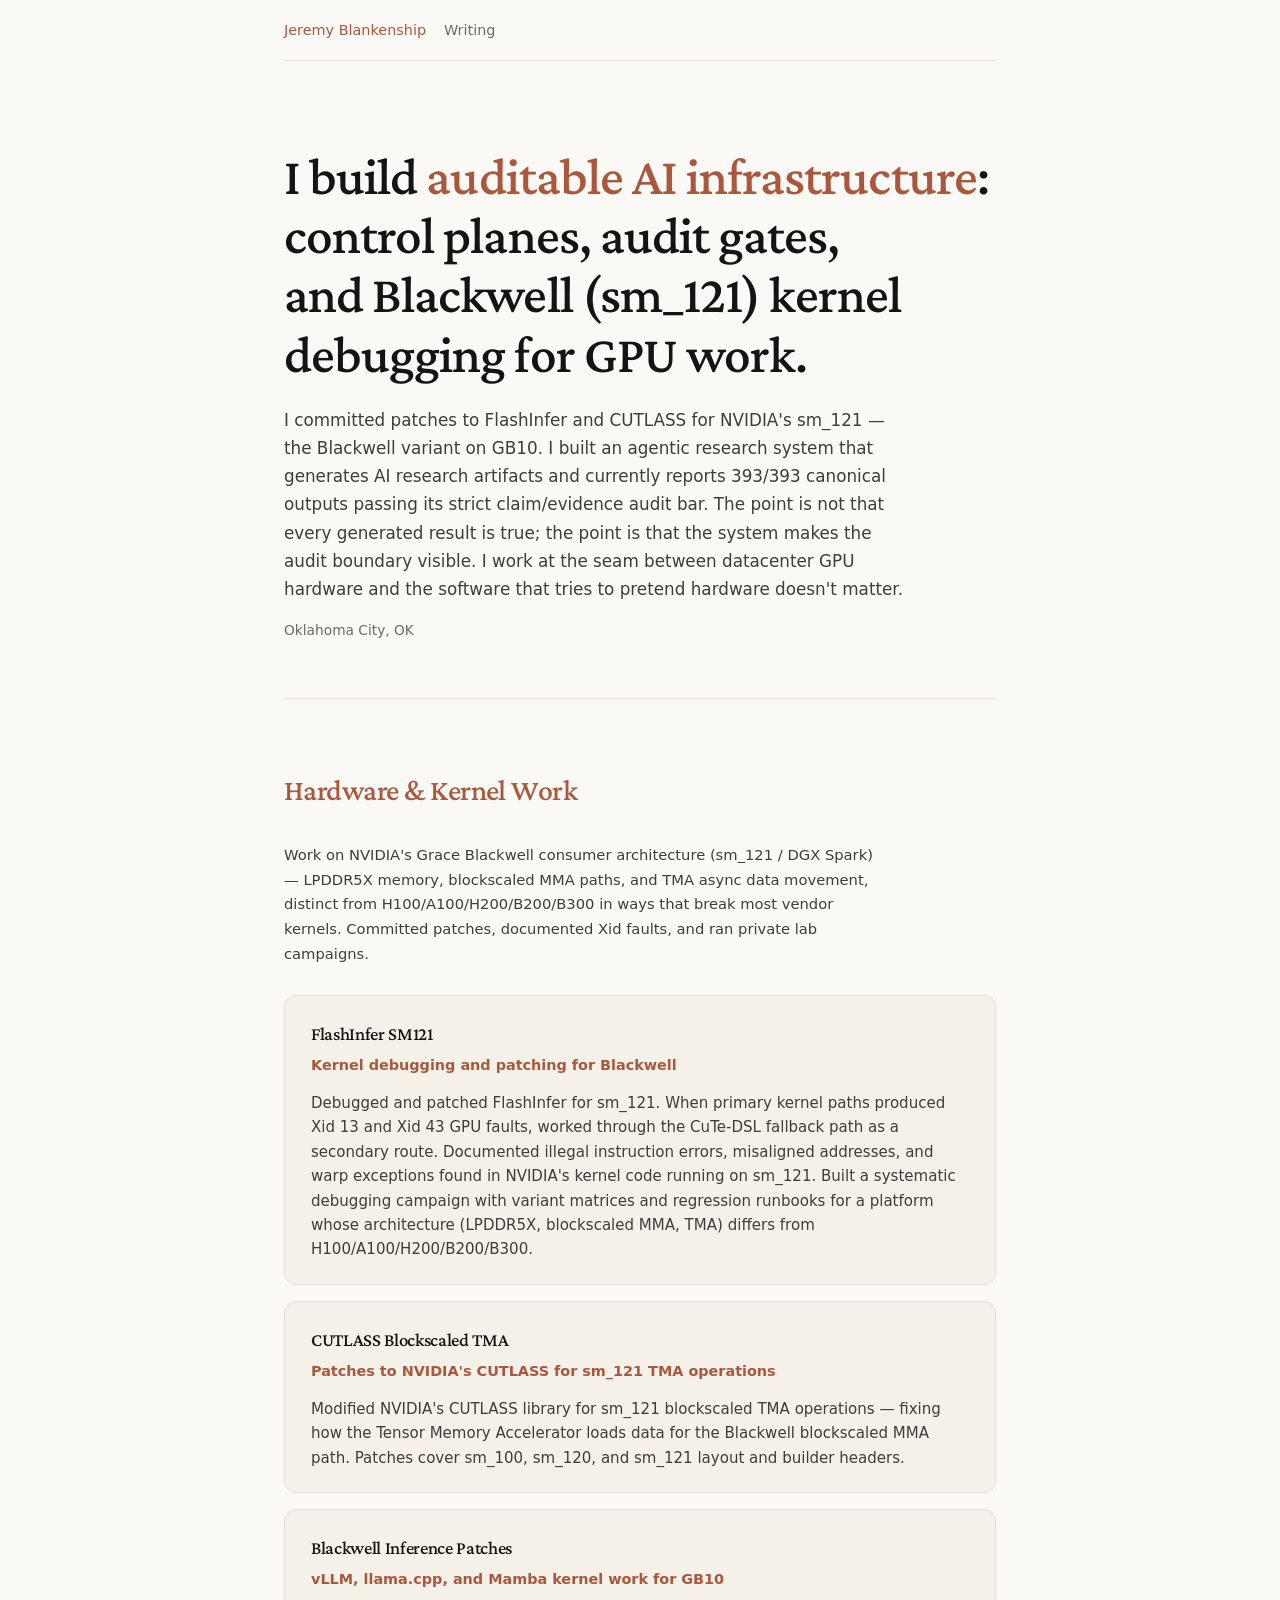
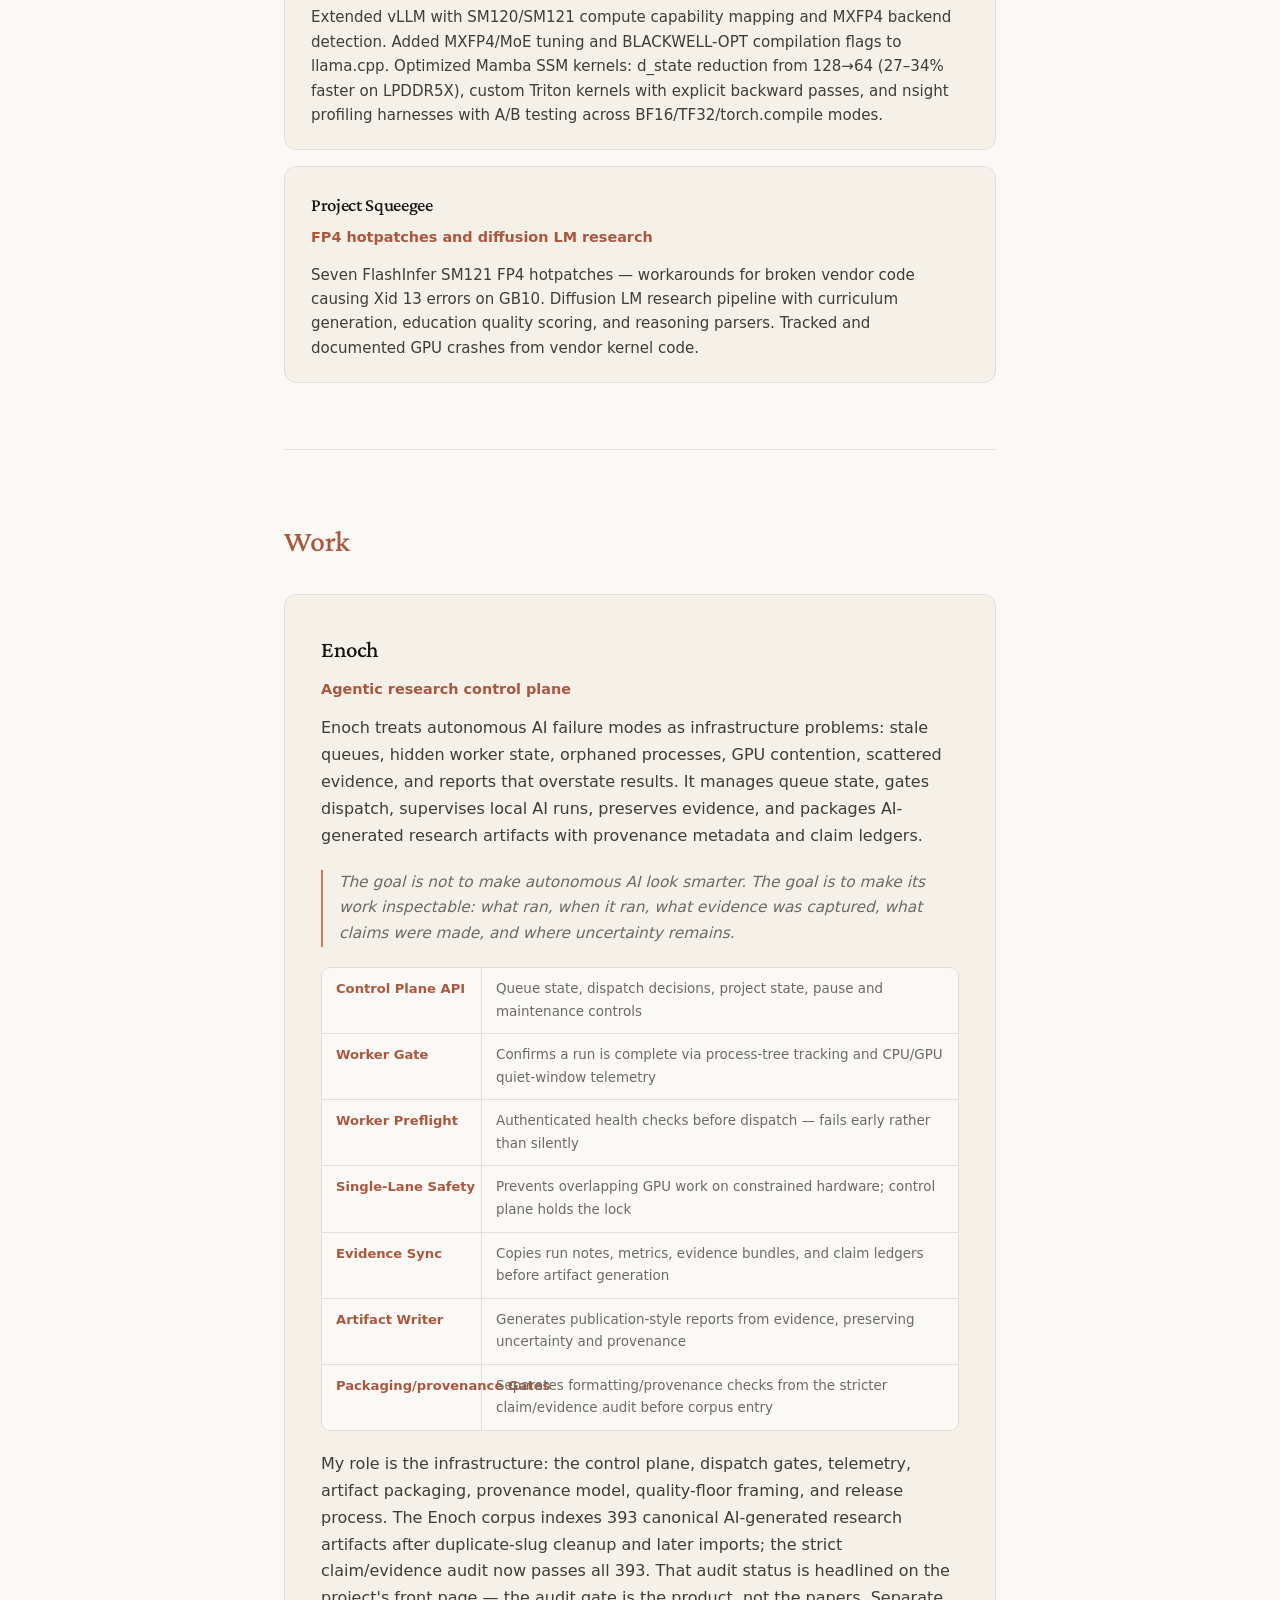
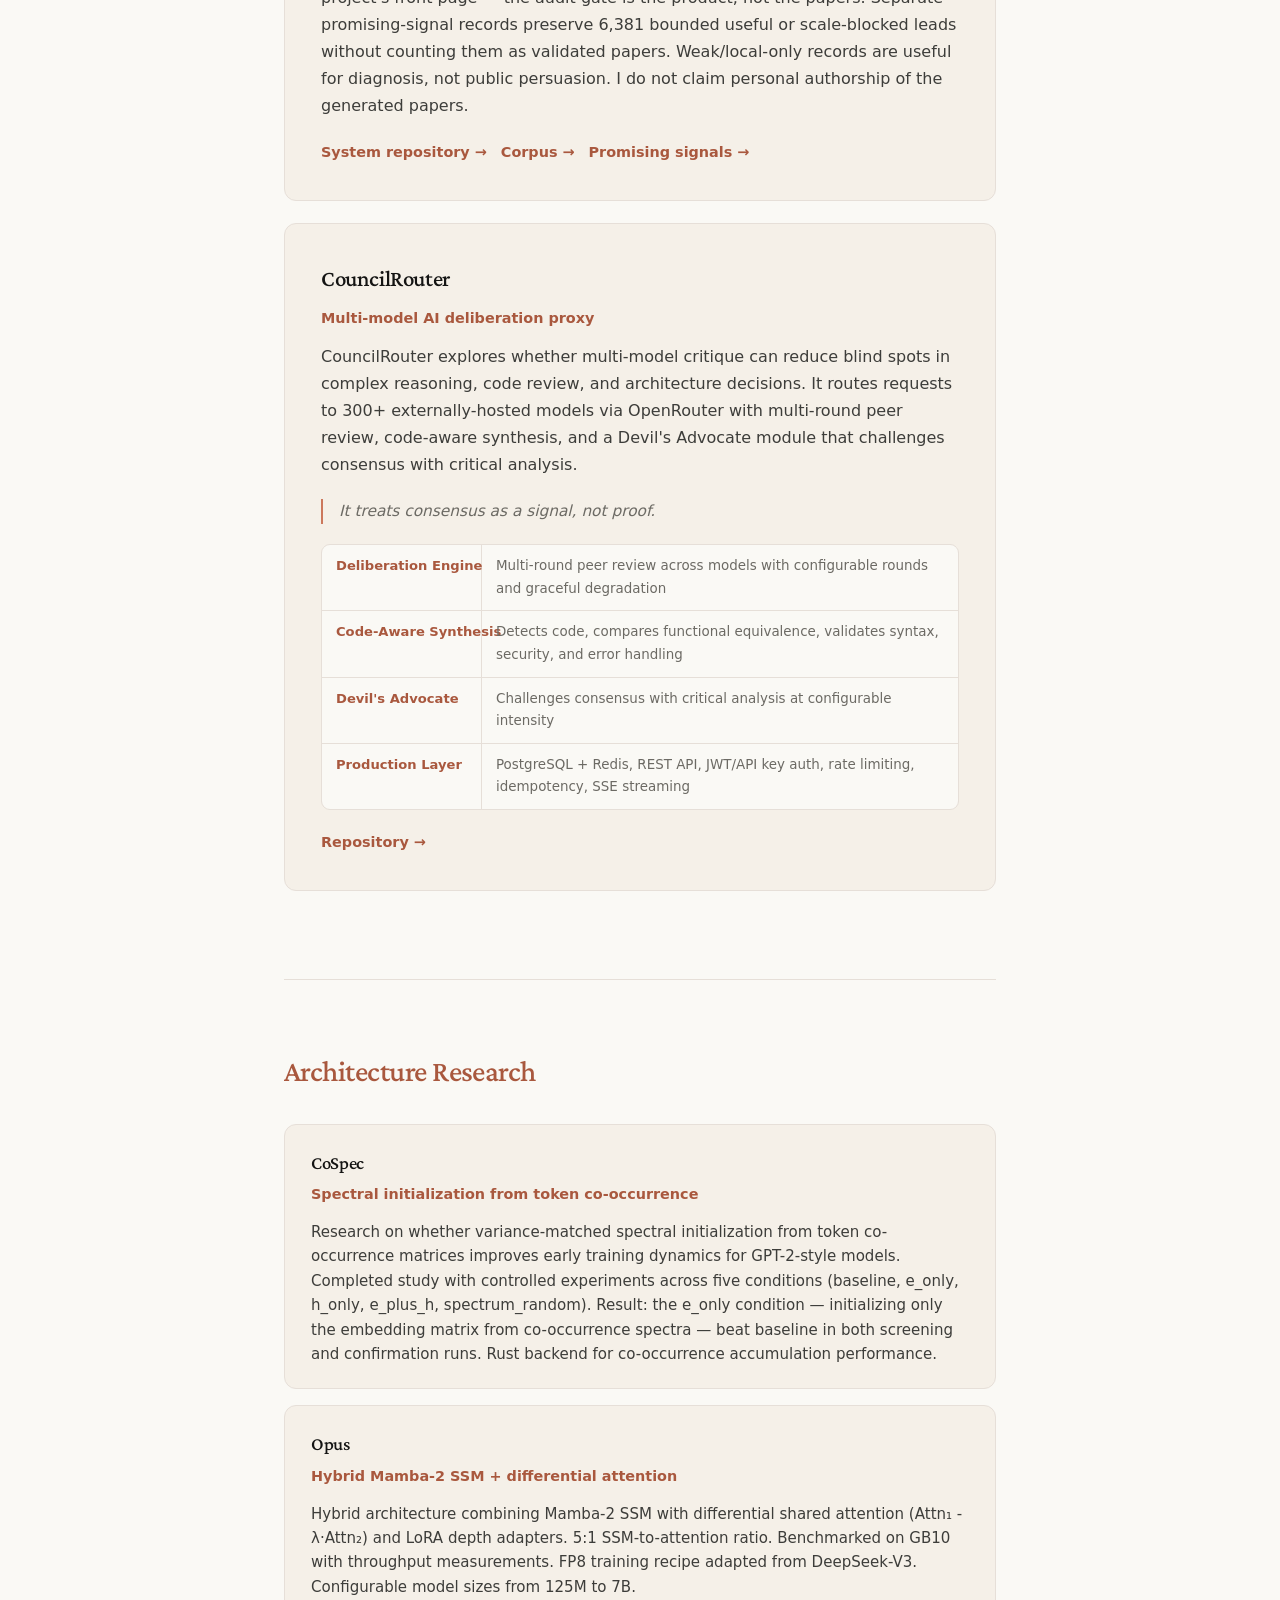
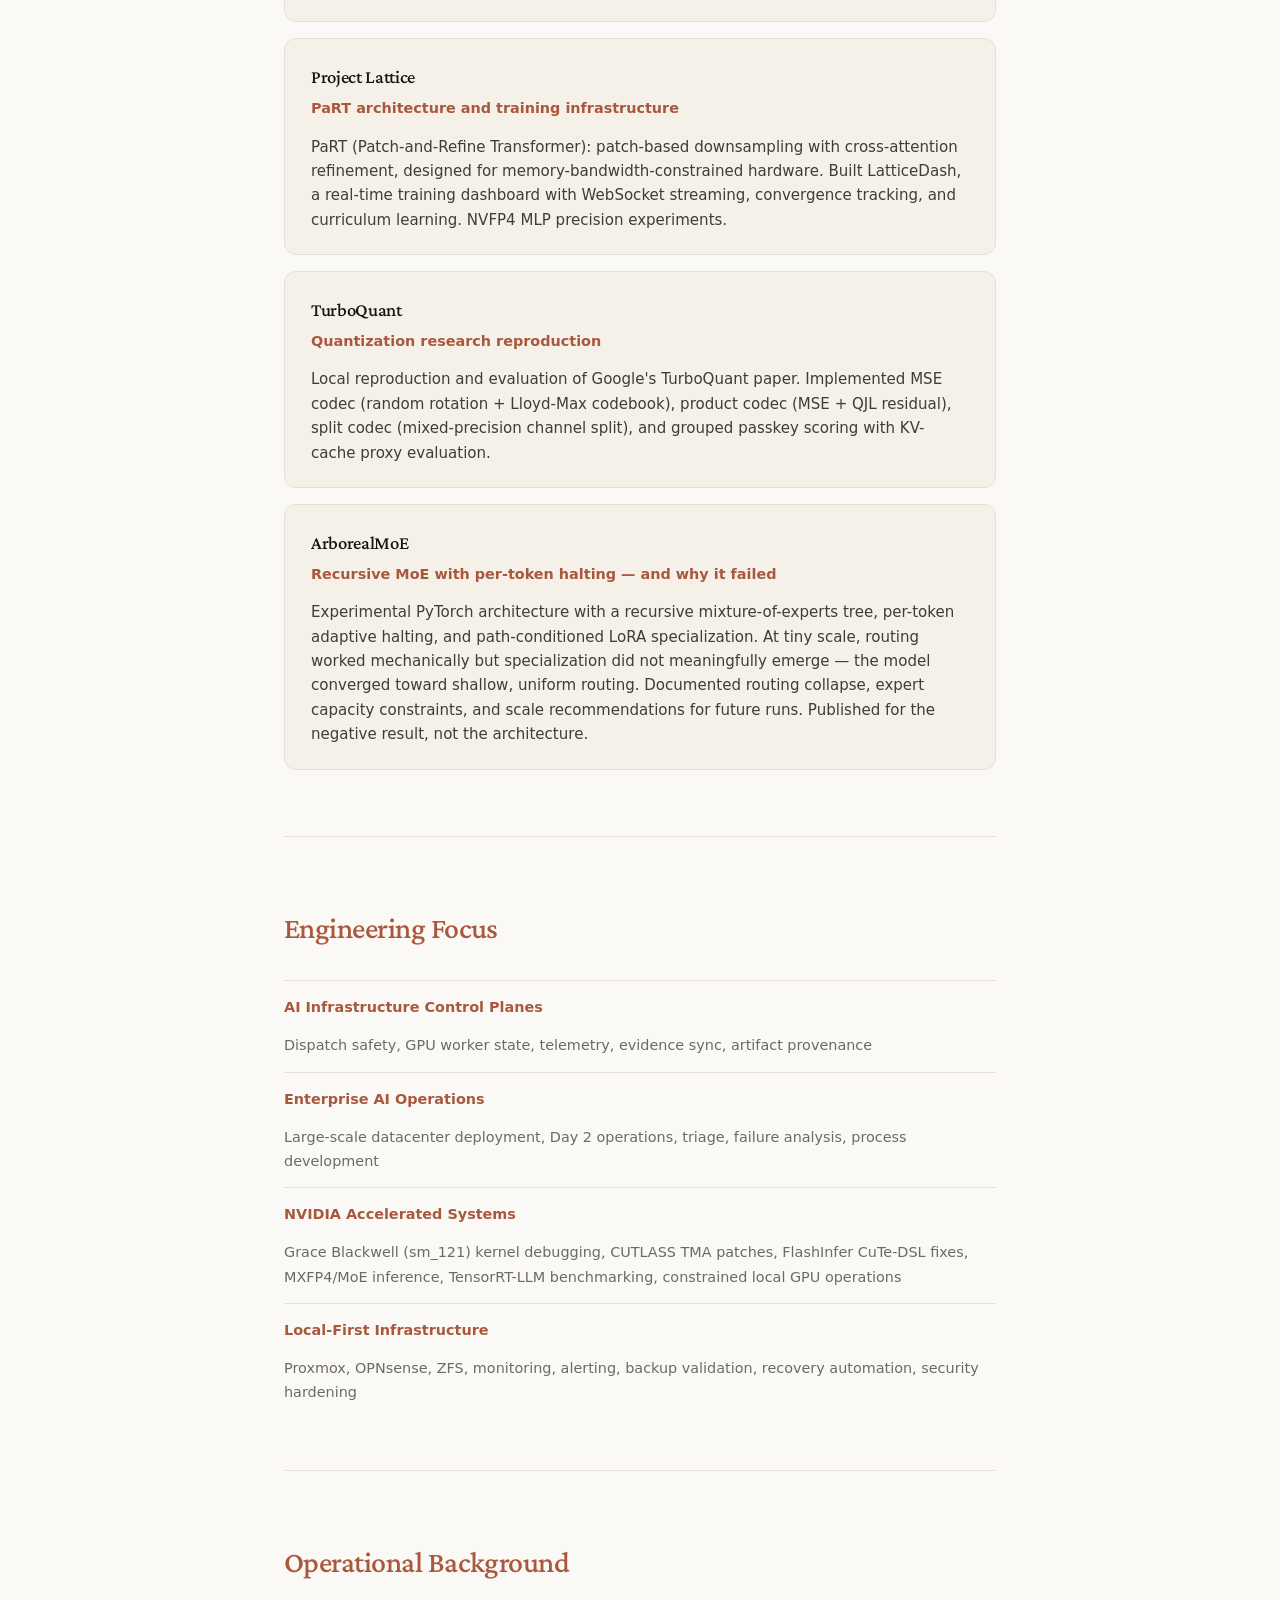
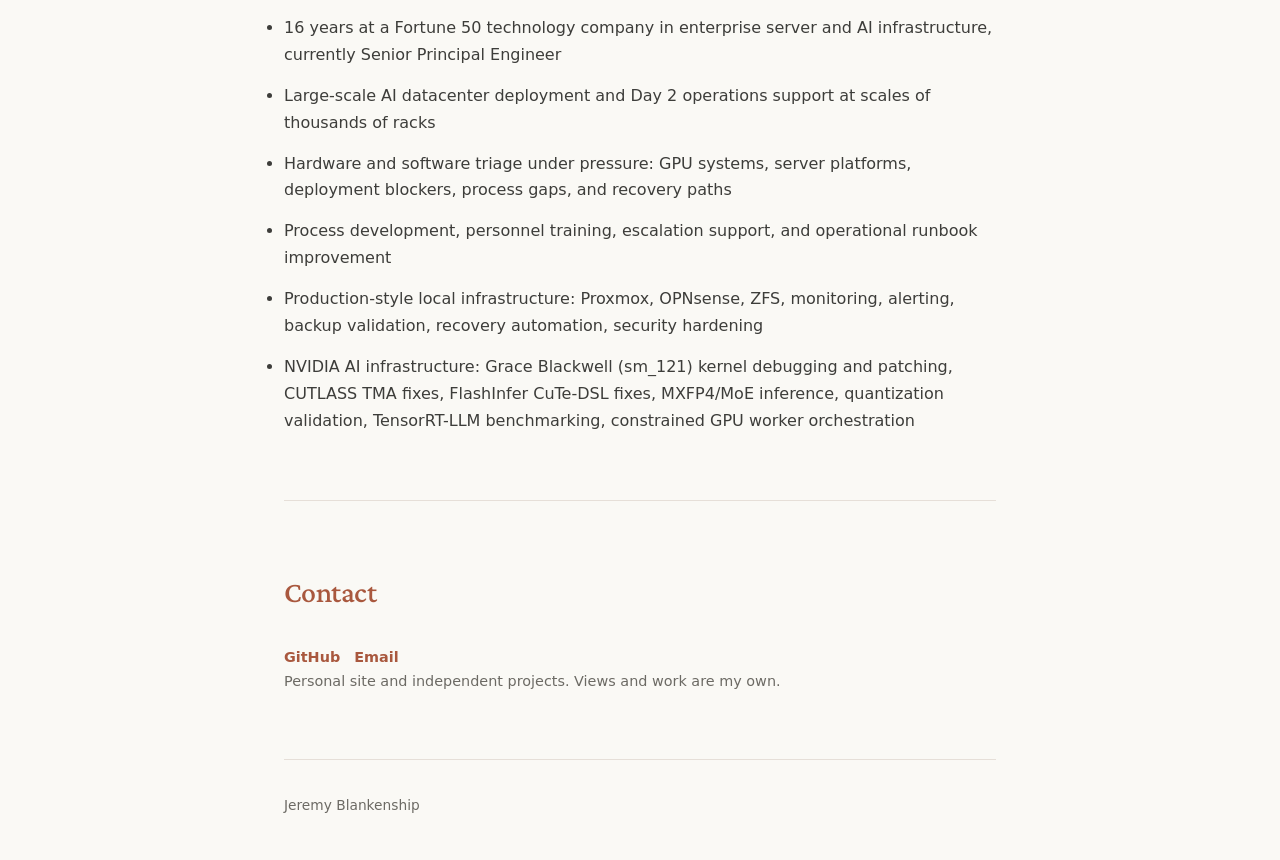
<file: index.html>
<!DOCTYPE html>
<html lang="en">
<head>
    <meta charset="UTF-8">
    <meta name="viewport" content="width=device-width, initial-scale=1.0">
    <title>Jeremy Blankenship</title>
    <meta name="description" content="I build auditable AI infrastructure: control planes, audit gates, and Blackwell kernel debugging for GPU work.">
    <link rel="stylesheet" href="styles.css">
</head>
<body>
    <div class="container">
        <nav>
            <a href="/" class="active">Jeremy Blankenship</a>
            <a href="/writing">Writing</a>
        </nav>

        <!-- Hero -->
        <div class="hero">
            <h1>I build <span class="accent">auditable AI infrastructure</span>: control planes, audit gates, and Blackwell (sm_121) kernel debugging for GPU work.</h1>
            <p class="bridge">I committed patches to FlashInfer and CUTLASS for NVIDIA's sm_121 — the Blackwell variant on GB10. I built an agentic research system that generates AI research artifacts and currently reports 393/393 canonical outputs passing its strict claim/evidence audit bar. The point is not that every generated result is true; the point is that the system makes the audit boundary visible. I work at the seam between datacenter GPU hardware and the software that tries to pretend hardware doesn't matter.</p>
            <p class="location">Oklahoma City, OK</p>
        </div>

        <!-- Hardware & Kernel Work -->
        <section>
            <h2>Hardware & Kernel Work</h2>
            <p style="color: var(--text-dim); font-size: 0.92rem; margin-bottom: 28px; max-width: 600px;">Work on NVIDIA's Grace Blackwell consumer architecture (sm_121 / DGX Spark) — LPDDR5X memory, blockscaled MMA paths, and TMA async data movement, distinct from H100/A100/H200/B200/B300 in ways that break most vendor kernels. Committed patches, documented Xid faults, and ran private lab campaigns.</p>

            <div class="lab-grid">
                <div class="lab-item">
                    <h3>FlashInfer SM121</h3>
                    <span class="tagline">Kernel debugging and patching for Blackwell</span>
                    <p>Debugged and patched FlashInfer for sm_121. When primary kernel paths produced Xid 13 and Xid 43 GPU faults, worked through the CuTe-DSL fallback path as a secondary route. Documented illegal instruction errors, misaligned addresses, and warp exceptions found in NVIDIA's kernel code running on sm_121. Built a systematic debugging campaign with variant matrices and regression runbooks for a platform whose architecture (LPDDR5X, blockscaled MMA, TMA) differs from H100/A100/H200/B200/B300.</p>
                </div>

                <div class="lab-item">
                    <h3>CUTLASS Blockscaled TMA</h3>
                    <span class="tagline">Patches to NVIDIA's CUTLASS for sm_121 TMA operations</span>
                    <p>Modified NVIDIA's CUTLASS library for sm_121 blockscaled TMA operations — fixing how the Tensor Memory Accelerator loads data for the Blackwell blockscaled MMA path. Patches cover sm_100, sm_120, and sm_121 layout and builder headers.</p>
                </div>

                <div class="lab-item">
                    <h3>Blackwell Inference Patches</h3>
                    <span class="tagline">vLLM, llama.cpp, and Mamba kernel work for GB10</span>
                    <p>Extended vLLM with SM120/SM121 compute capability mapping and MXFP4 backend detection. Added MXFP4/MoE tuning and BLACKWELL-OPT compilation flags to llama.cpp. Optimized Mamba SSM kernels: d_state reduction from 128→64 (27–34% faster on LPDDR5X), custom Triton kernels with explicit backward passes, and nsight profiling harnesses with A/B testing across BF16/TF32/torch.compile modes.</p>
                </div>

                <div class="lab-item">
                    <h3>Project Squeegee</h3>
                    <span class="tagline">FP4 hotpatches and diffusion LM research</span>
                    <p>Seven FlashInfer SM121 FP4 hotpatches — workarounds for broken vendor code causing Xid 13 errors on GB10. Diffusion LM research pipeline with curriculum generation, education quality scoring, and reasoning parsers. Tracked and documented GPU crashes from vendor kernel code.</p>
                </div>
            </div>
        </section>


        <!-- Work -->
        <section>
            <h2>Work</h2>

            <div class="project">
                <h3>Enoch</h3>
                <span class="tagline">Agentic research control plane</span>
                <p>Enoch treats autonomous AI failure modes as infrastructure problems: stale queues, hidden worker state, orphaned processes, GPU contention, scattered evidence, and reports that overstate results. It manages queue state, gates dispatch, supervises local AI runs, preserves evidence, and packages AI-generated research artifacts with provenance metadata and claim ledgers.</p>

                <div class="insight">The goal is not to make autonomous AI look smarter. The goal is to make its work inspectable: what ran, when it ran, what evidence was captured, what claims were made, and where uncertainty remains.</div>

                <div class="component-grid">
                    <div class="component-row">
                        <div class="component-name">Control Plane API</div>
                        <div class="component-desc">Queue state, dispatch decisions, project state, pause and maintenance controls</div>
                    </div>
                    <div class="component-row">
                        <div class="component-name">Worker Gate</div>
                        <div class="component-desc">Confirms a run is complete via process-tree tracking and CPU/GPU quiet-window telemetry</div>
                    </div>
                    <div class="component-row">
                        <div class="component-name">Worker Preflight</div>
                        <div class="component-desc">Authenticated health checks before dispatch — fails early rather than silently</div>
                    </div>
                    <div class="component-row">
                        <div class="component-name">Single-Lane Safety</div>
                        <div class="component-desc">Prevents overlapping GPU work on constrained hardware; control plane holds the lock</div>
                    </div>
                    <div class="component-row">
                        <div class="component-name">Evidence Sync</div>
                        <div class="component-desc">Copies run notes, metrics, evidence bundles, and claim ledgers before artifact generation</div>
                    </div>
                    <div class="component-row">
                        <div class="component-name">Artifact Writer</div>
                        <div class="component-desc">Generates publication-style reports from evidence, preserving uncertainty and provenance</div>
                    </div>
                    <div class="component-row">
                        <div class="component-name">Packaging/provenance Gates</div>
                        <div class="component-desc">Separates formatting/provenance checks from the stricter claim/evidence audit before corpus entry</div>
                    </div>
                </div>

                <p>My role is the infrastructure: the control plane, dispatch gates, telemetry, artifact packaging, provenance model, quality-floor framing, and release process. The Enoch corpus indexes 393 canonical AI-generated research artifacts after duplicate-slug cleanup and later imports; the strict claim/evidence audit now passes all 393. That audit status is headlined on the project's front page — the audit gate is the product, not the papers. Separate promising-signal records preserve 6,381 bounded useful or scale-blocked leads without counting them as validated papers. Weak/local-only records are useful for diagnosis, not public persuasion. I do not claim personal authorship of the generated papers.</p>

                <div class="project-links">
                    <a href="https://github.com/alias8818/enoch-agentic-research-system">System repository</a>
                    <a href="https://github.com/alias8818/enoch-ai-research-corpus">Corpus</a>
                    <a href="https://github.com/alias8818/enoch-promising-signals">Promising signals</a>
                </div>
            </div>

            <div class="project">
                <h3>CouncilRouter</h3>
                <span class="tagline">Multi-model AI deliberation proxy</span>
                <p>CouncilRouter explores whether multi-model critique can reduce blind spots in complex reasoning, code review, and architecture decisions. It routes requests to 300+ externally-hosted models via OpenRouter with multi-round peer review, code-aware synthesis, and a Devil's Advocate module that challenges consensus with critical analysis.</p>

                <div class="insight">It treats consensus as a signal, not proof.</div>

                <div class="component-grid">
                    <div class="component-row">
                        <div class="component-name">Deliberation Engine</div>
                        <div class="component-desc">Multi-round peer review across models with configurable rounds and graceful degradation</div>
                    </div>
                    <div class="component-row">
                        <div class="component-name">Code-Aware Synthesis</div>
                        <div class="component-desc">Detects code, compares functional equivalence, validates syntax, security, and error handling</div>
                    </div>
                    <div class="component-row">
                        <div class="component-name">Devil's Advocate</div>
                        <div class="component-desc">Challenges consensus with critical analysis at configurable intensity</div>
                    </div>
                    <div class="component-row">
                        <div class="component-name">Production Layer</div>
                        <div class="component-desc">PostgreSQL + Redis, REST API, JWT/API key auth, rate limiting, idempotency, SSE streaming</div>
                    </div>
                </div>

                <div class="project-links">
                    <a href="https://github.com/alias8818/CouncilRouter">Repository</a>
                </div>
            </div>
        </section>

        <!-- Architecture Research -->
        <section>
            <h2>Architecture Research</h2>

            <div class="lab-grid">
                <div class="lab-item">
                    <h3>CoSpec</h3>
                    <span class="tagline">Spectral initialization from token co-occurrence</span>
                    <p>Research on whether variance-matched spectral initialization from token co-occurrence matrices improves early training dynamics for GPT-2-style models. Completed study with controlled experiments across five conditions (baseline, e_only, h_only, e_plus_h, spectrum_random). Result: the e_only condition — initializing only the embedding matrix from co-occurrence spectra — beat baseline in both screening and confirmation runs. Rust backend for co-occurrence accumulation performance.</p>
                </div>

                <div class="lab-item">
                    <h3>Opus</h3>
                    <span class="tagline">Hybrid Mamba-2 SSM + differential attention</span>
                    <p>Hybrid architecture combining Mamba-2 SSM with differential shared attention (Attn₁ - λ·Attn₂) and LoRA depth adapters. 5:1 SSM-to-attention ratio. Benchmarked on GB10 with throughput measurements. FP8 training recipe adapted from DeepSeek-V3. Configurable model sizes from 125M to 7B.</p>
                </div>

                <div class="lab-item">
                    <h3>Project Lattice</h3>
                    <span class="tagline">PaRT architecture and training infrastructure</span>
                    <p>PaRT (Patch-and-Refine Transformer): patch-based downsampling with cross-attention refinement, designed for memory-bandwidth-constrained hardware. Built LatticeDash, a real-time training dashboard with WebSocket streaming, convergence tracking, and curriculum learning. NVFP4 MLP precision experiments.</p>
                </div>

                <div class="lab-item">
                    <h3>TurboQuant</h3>
                    <span class="tagline">Quantization research reproduction</span>
                    <p>Local reproduction and evaluation of Google's TurboQuant paper. Implemented MSE codec (random rotation + Lloyd-Max codebook), product codec (MSE + QJL residual), split codec (mixed-precision channel split), and grouped passkey scoring with KV-cache proxy evaluation.</p>
                </div>
                <div class="lab-item">
                    <h3>ArborealMoE</h3>
                    <span class="tagline">Recursive MoE with per-token halting — and why it failed</span>
                    <p>Experimental PyTorch architecture with a recursive mixture-of-experts tree, per-token adaptive halting, and path-conditioned LoRA specialization. At tiny scale, routing worked mechanically but specialization did not meaningfully emerge — the model converged toward shallow, uniform routing. Documented routing collapse, expert capacity constraints, and scale recommendations for future runs. Published for the negative result, not the architecture.</p>
                </div>

            </div>
        </section>

        <!-- Engineering Focus -->
        <section>
            <h2>Engineering Focus</h2>
            <div class="focus-grid">
                <div class="focus-item">
                    <div class="focus-label">AI Infrastructure Control Planes</div>
                    <div class="focus-desc">Dispatch safety, GPU worker state, telemetry, evidence sync, artifact provenance</div>
                </div>
                <div class="focus-item">
                    <div class="focus-label">Enterprise AI Operations</div>
                    <div class="focus-desc">Large-scale datacenter deployment, Day 2 operations, triage, failure analysis, process development</div>
                </div>
                <div class="focus-item">
                    <div class="focus-label">NVIDIA Accelerated Systems</div>
                    <div class="focus-desc">Grace Blackwell (sm_121) kernel debugging, CUTLASS TMA patches, FlashInfer CuTe-DSL fixes, MXFP4/MoE inference, TensorRT-LLM benchmarking, constrained local GPU operations</div>
                </div>
                <div class="focus-item">
                    <div class="focus-label">Local-First Infrastructure</div>
                    <div class="focus-desc">Proxmox, OPNsense, ZFS, monitoring, alerting, backup validation, recovery automation, security hardening</div>
                </div>
            </div>
        </section>

        <!-- Operational Background -->
        <section>
            <h2>Operational Background</h2>
            <ul class="experience-list">
                <li>16 years at a Fortune 50 technology company in enterprise server and AI infrastructure, currently Senior Principal Engineer</li>
                <li>Large-scale AI datacenter deployment and Day 2 operations support at scales of thousands of racks</li>
                <li>Hardware and software triage under pressure: GPU systems, server platforms, deployment blockers, process gaps, and recovery paths</li>
                <li>Process development, personnel training, escalation support, and operational runbook improvement</li>
                <li>Production-style local infrastructure: Proxmox, OPNsense, ZFS, monitoring, alerting, backup validation, recovery automation, security hardening</li>
                <li>NVIDIA AI infrastructure: Grace Blackwell (sm_121) kernel debugging and patching, CUTLASS TMA fixes, FlashInfer CuTe-DSL fixes, MXFP4/MoE inference, quantization validation, TensorRT-LLM benchmarking, constrained GPU worker orchestration</li>
            </ul>
        </section>

        <!-- Contact -->
        <section>
            <h2>Contact</h2>
            <div class="contact-links">
                <a href="https://github.com/alias8818">GitHub</a>
                <a href="mailto:jeremy@jeremyblankenship.dev">Email</a>
            </div>
            <p class="disclaimer">Personal site and independent projects. Views and work are my own.</p>
        </section>

        <footer>
            Jeremy Blankenship
        </footer>
    </div>
</body>
</html>
</file>
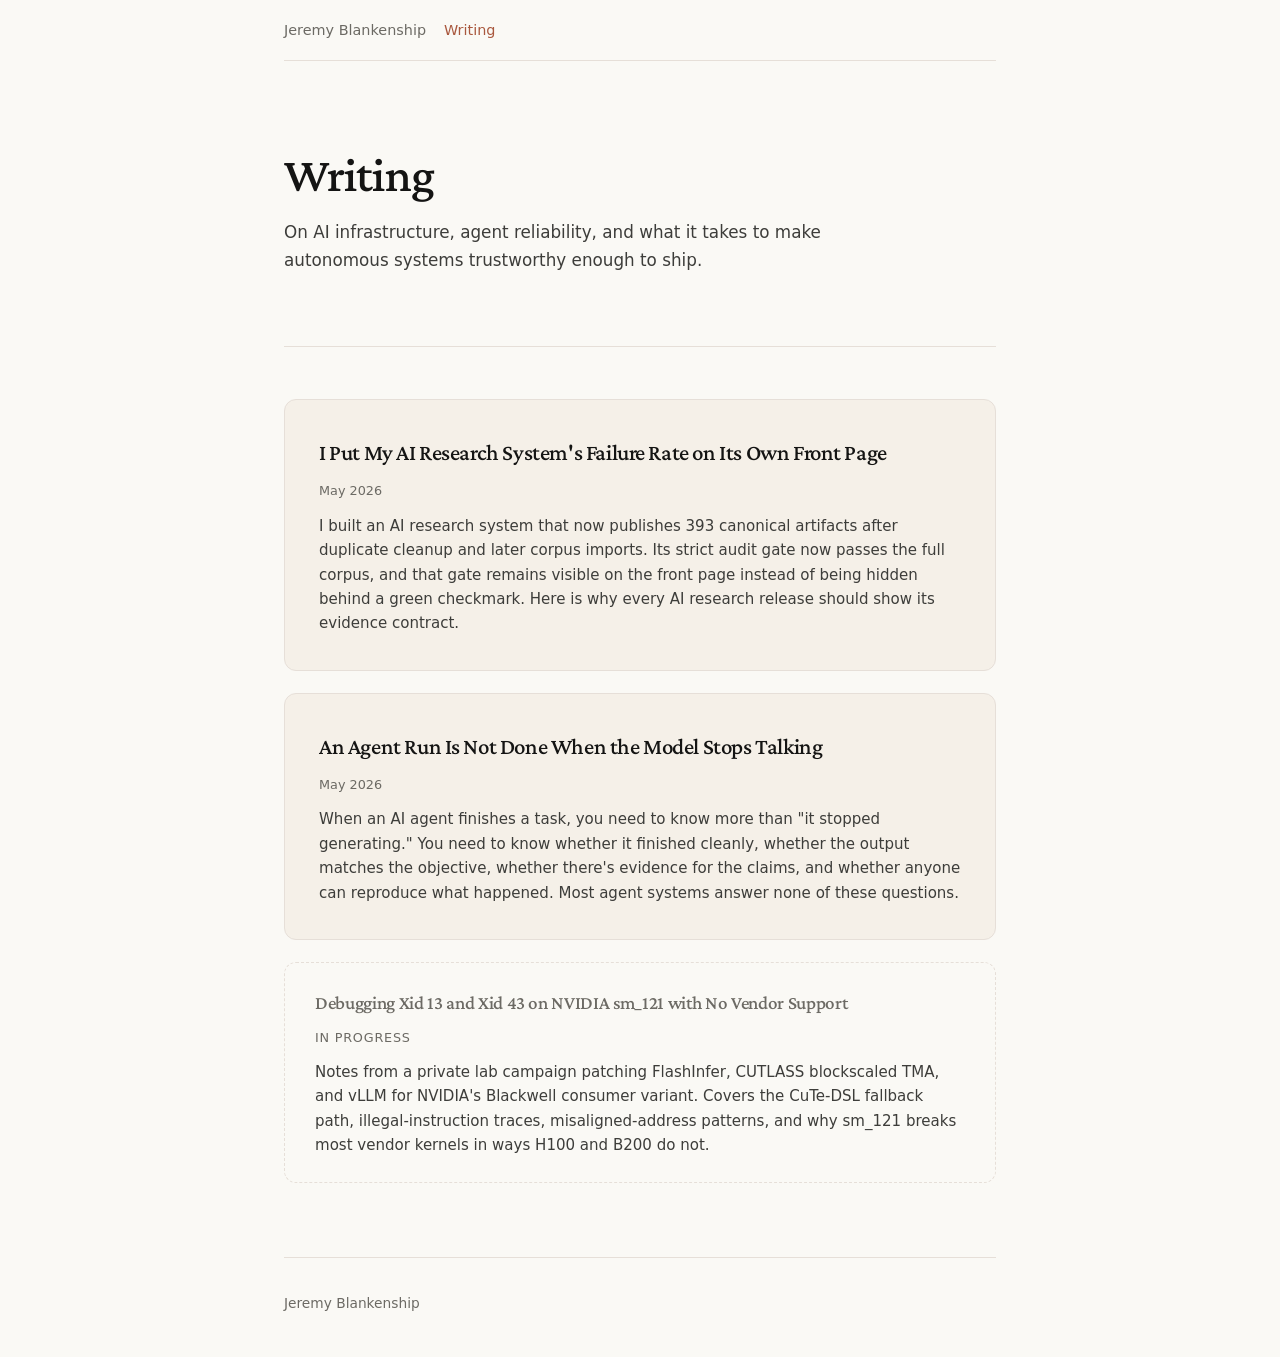
<file: writing/index.html>
<!DOCTYPE html>
<html lang="en">
<head>
    <meta charset="UTF-8">
    <meta name="viewport" content="width=device-width, initial-scale=1.0">
    <title>Writing — Jeremy Blankenship</title>
    <meta name="description" content="Technical writing on AI infrastructure, agent reliability, and production systems by Jeremy Blankenship.">
    <link rel="stylesheet" href="../styles.css">
</head>
<body>
    <div class="container">
        <nav>
            <a href="/">Jeremy Blankenship</a>
            <a href="/writing" class="active">Writing</a>
        </nav>

        <div class="page-header">
            <h1>Writing</h1>
            <p class="subtitle">On AI infrastructure, agent reliability, and what it takes to make autonomous systems trustworthy enough to ship.</p>
        </div>

        <div class="article-list">
            <a class="article-entry" href="/writing/ai-research-failure-rate">
                <h2>I Put My AI Research System's Failure Rate on Its Own Front Page</h2>
                <div class="meta">May 2026</div>
                <p class="excerpt">I built an AI research system that now publishes 393 canonical artifacts after duplicate cleanup and later corpus imports. Its strict audit gate now passes the full corpus, and that gate remains visible on the front page instead of being hidden behind a green checkmark. Here is why every AI research release should show its evidence contract.</p>
            </a>

            <a class="article-entry" href="/writing/agent-run-not-done">
                <h2>An Agent Run Is Not Done When the Model Stops Talking</h2>
                <div class="meta">May 2026</div>
                <p class="excerpt">When an AI agent finishes a task, you need to know more than "it stopped generating." You need to know whether it finished cleanly, whether the output matches the objective, whether there's evidence for the claims, and whether anyone can reproduce what happened. Most agent systems answer none of these questions.</p>
            </a>

            <div class="article-stub">
                <h2>Debugging Xid 13 and Xid 43 on NVIDIA sm_121 with No Vendor Support</h2>
                <div class="meta">In progress</div>
                <p class="excerpt">Notes from a private lab campaign patching FlashInfer, CUTLASS blockscaled TMA, and vLLM for NVIDIA's Blackwell consumer variant. Covers the CuTe-DSL fallback path, illegal-instruction traces, misaligned-address patterns, and why sm_121 breaks most vendor kernels in ways H100 and B200 do not.</p>

            </div>
        </div>

        <footer>
            Jeremy Blankenship
        </footer>
    </div>
</body>
</html>
</file>
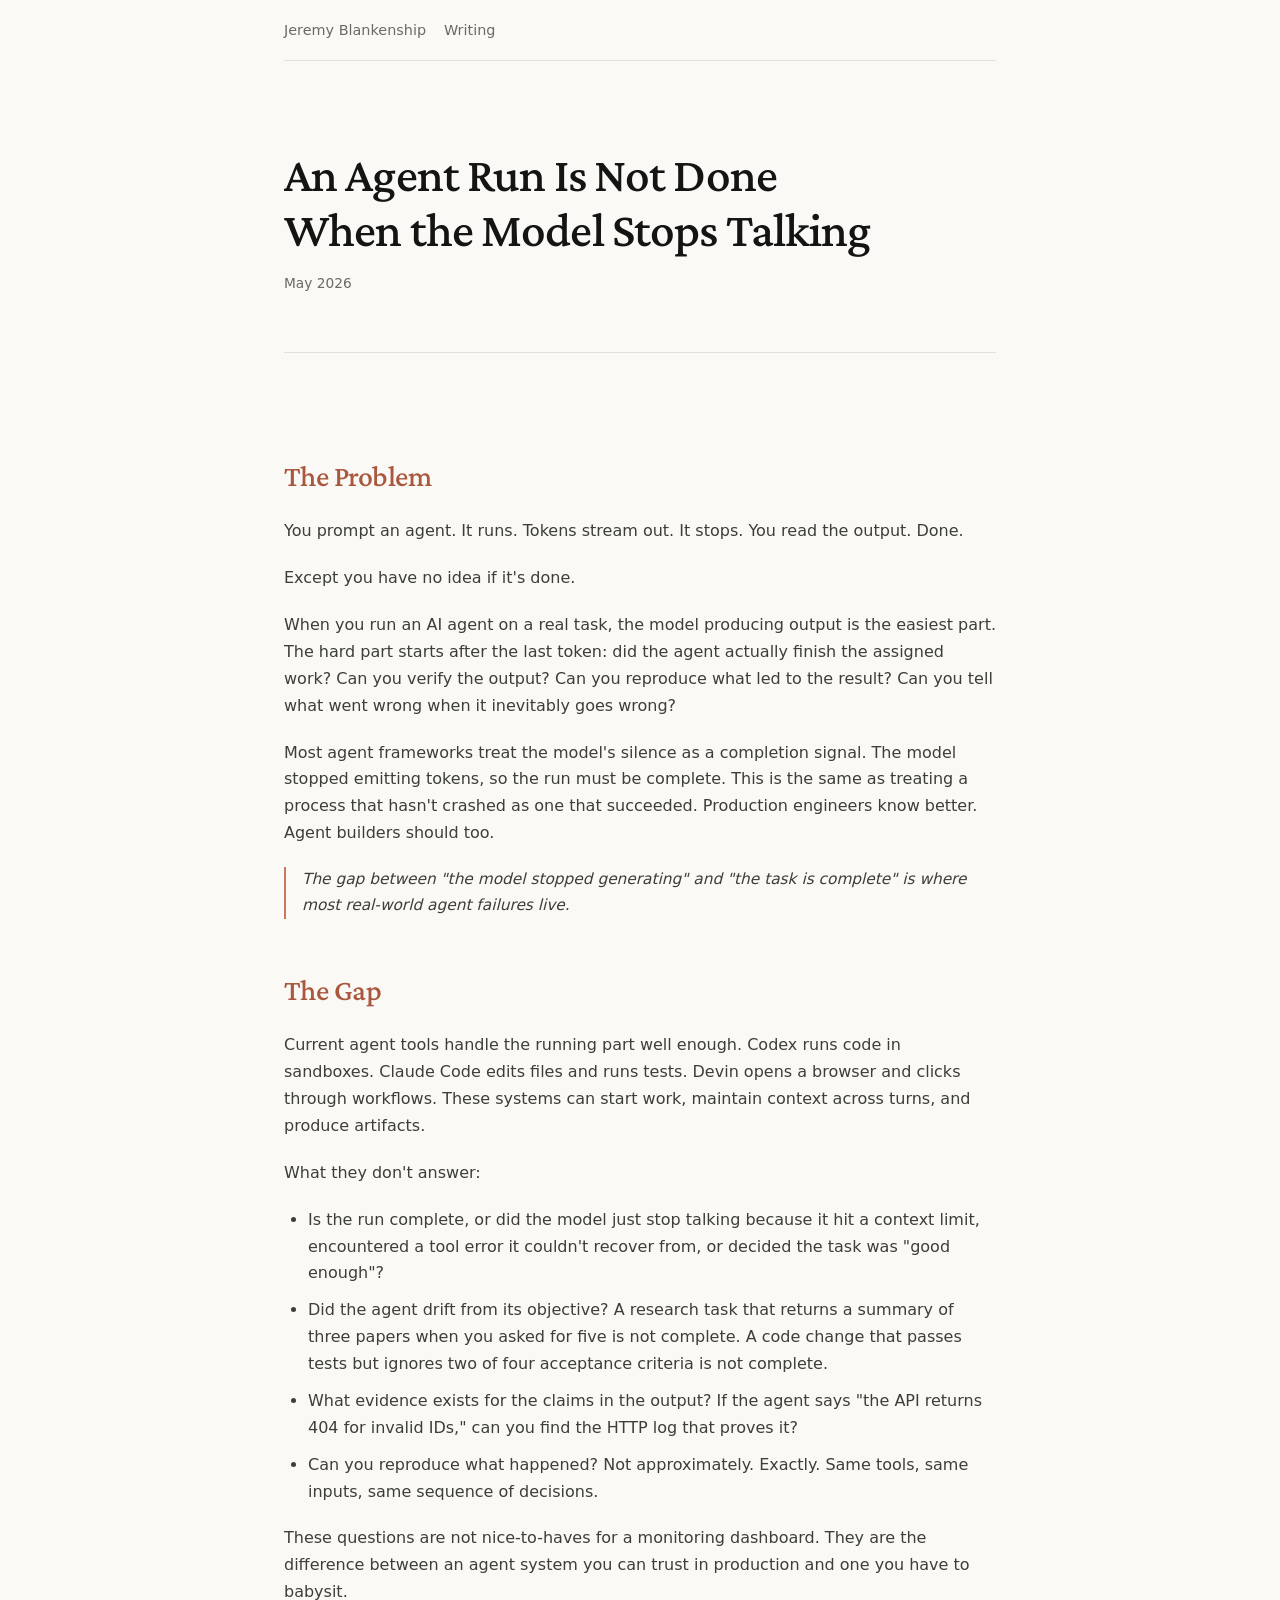
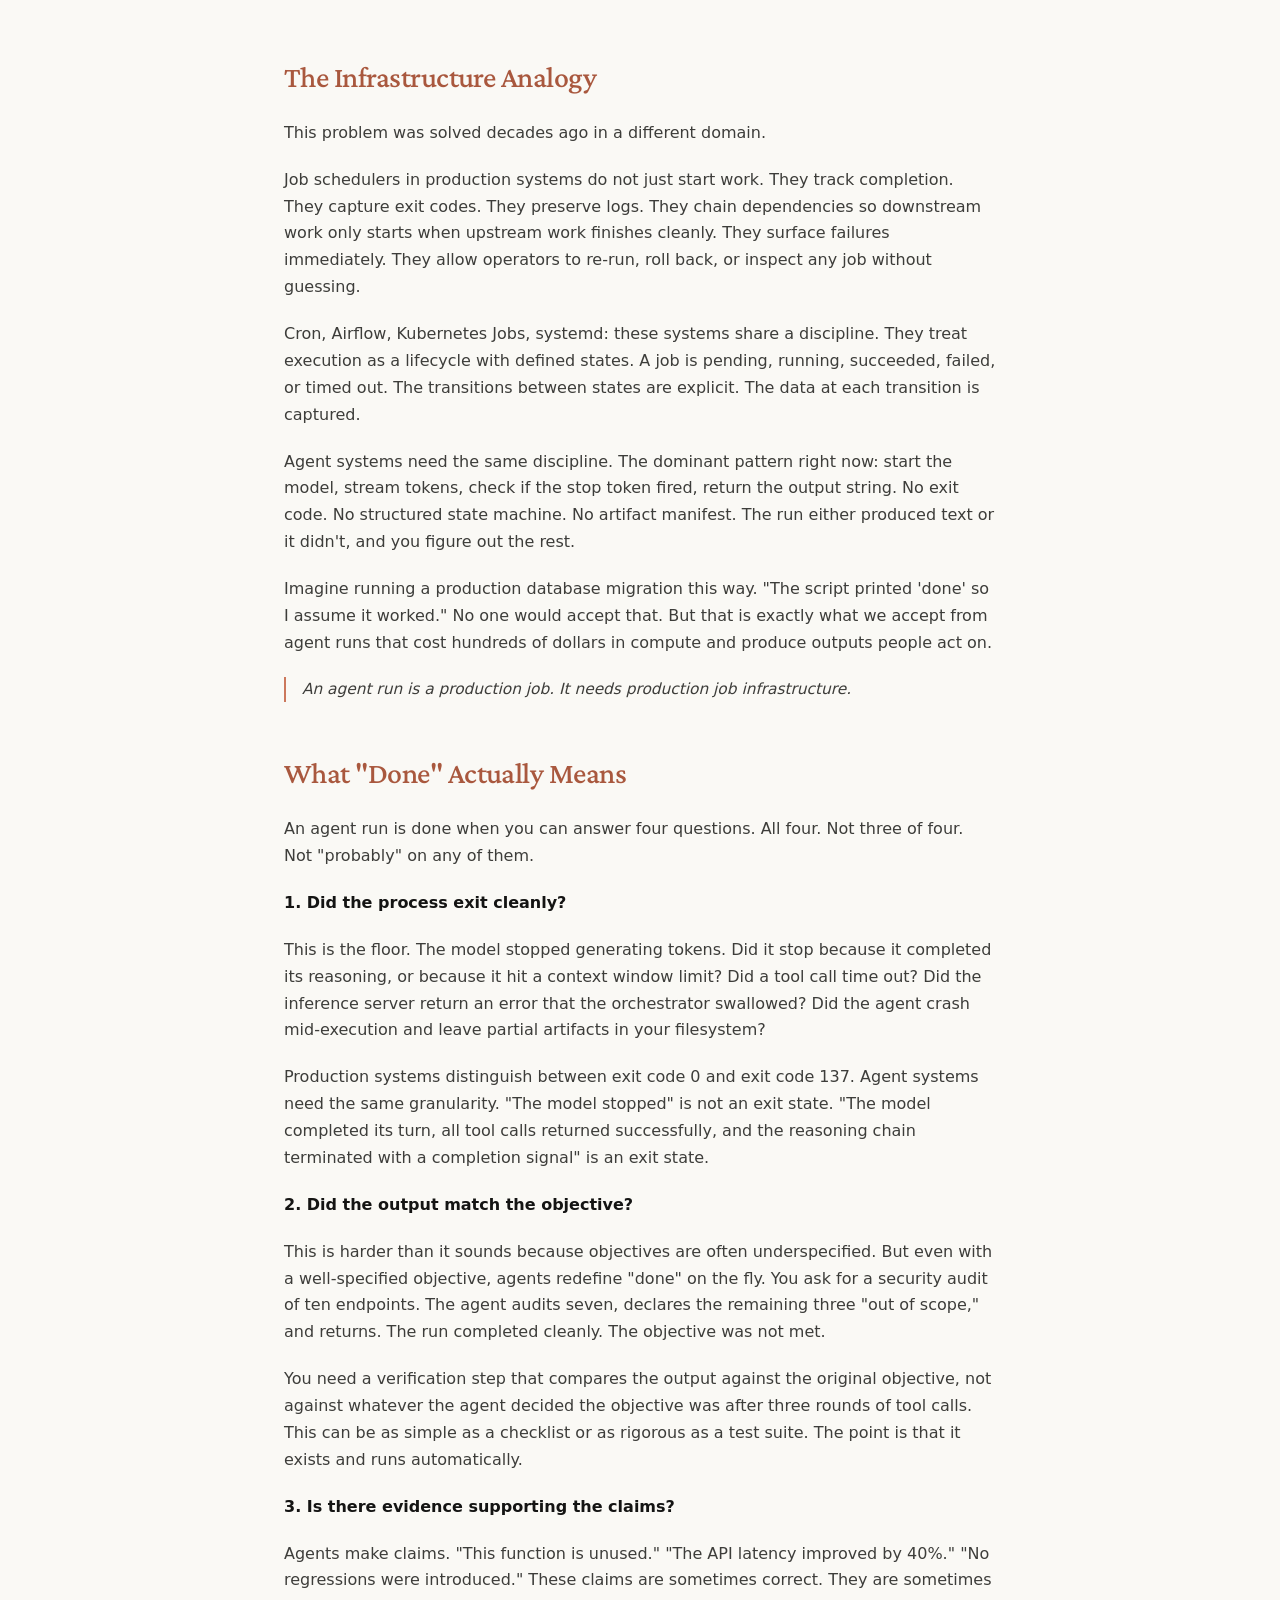
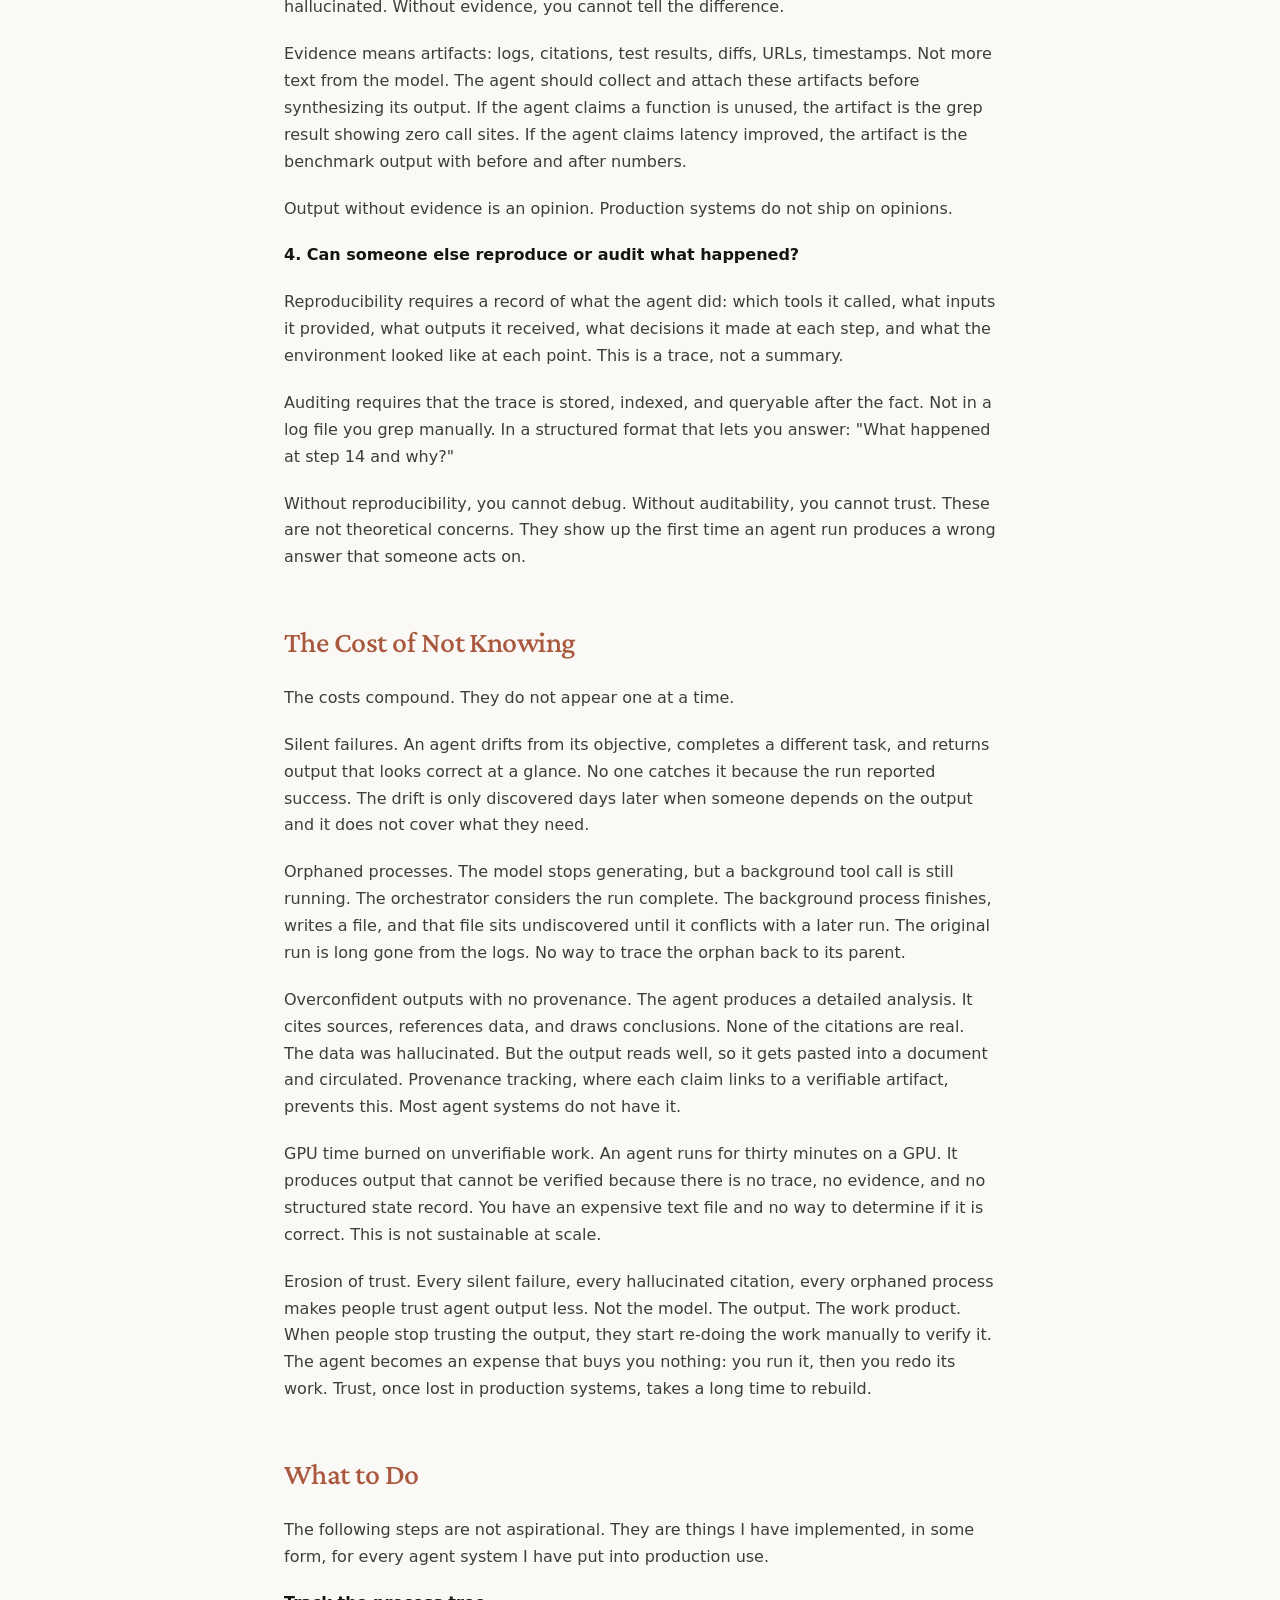
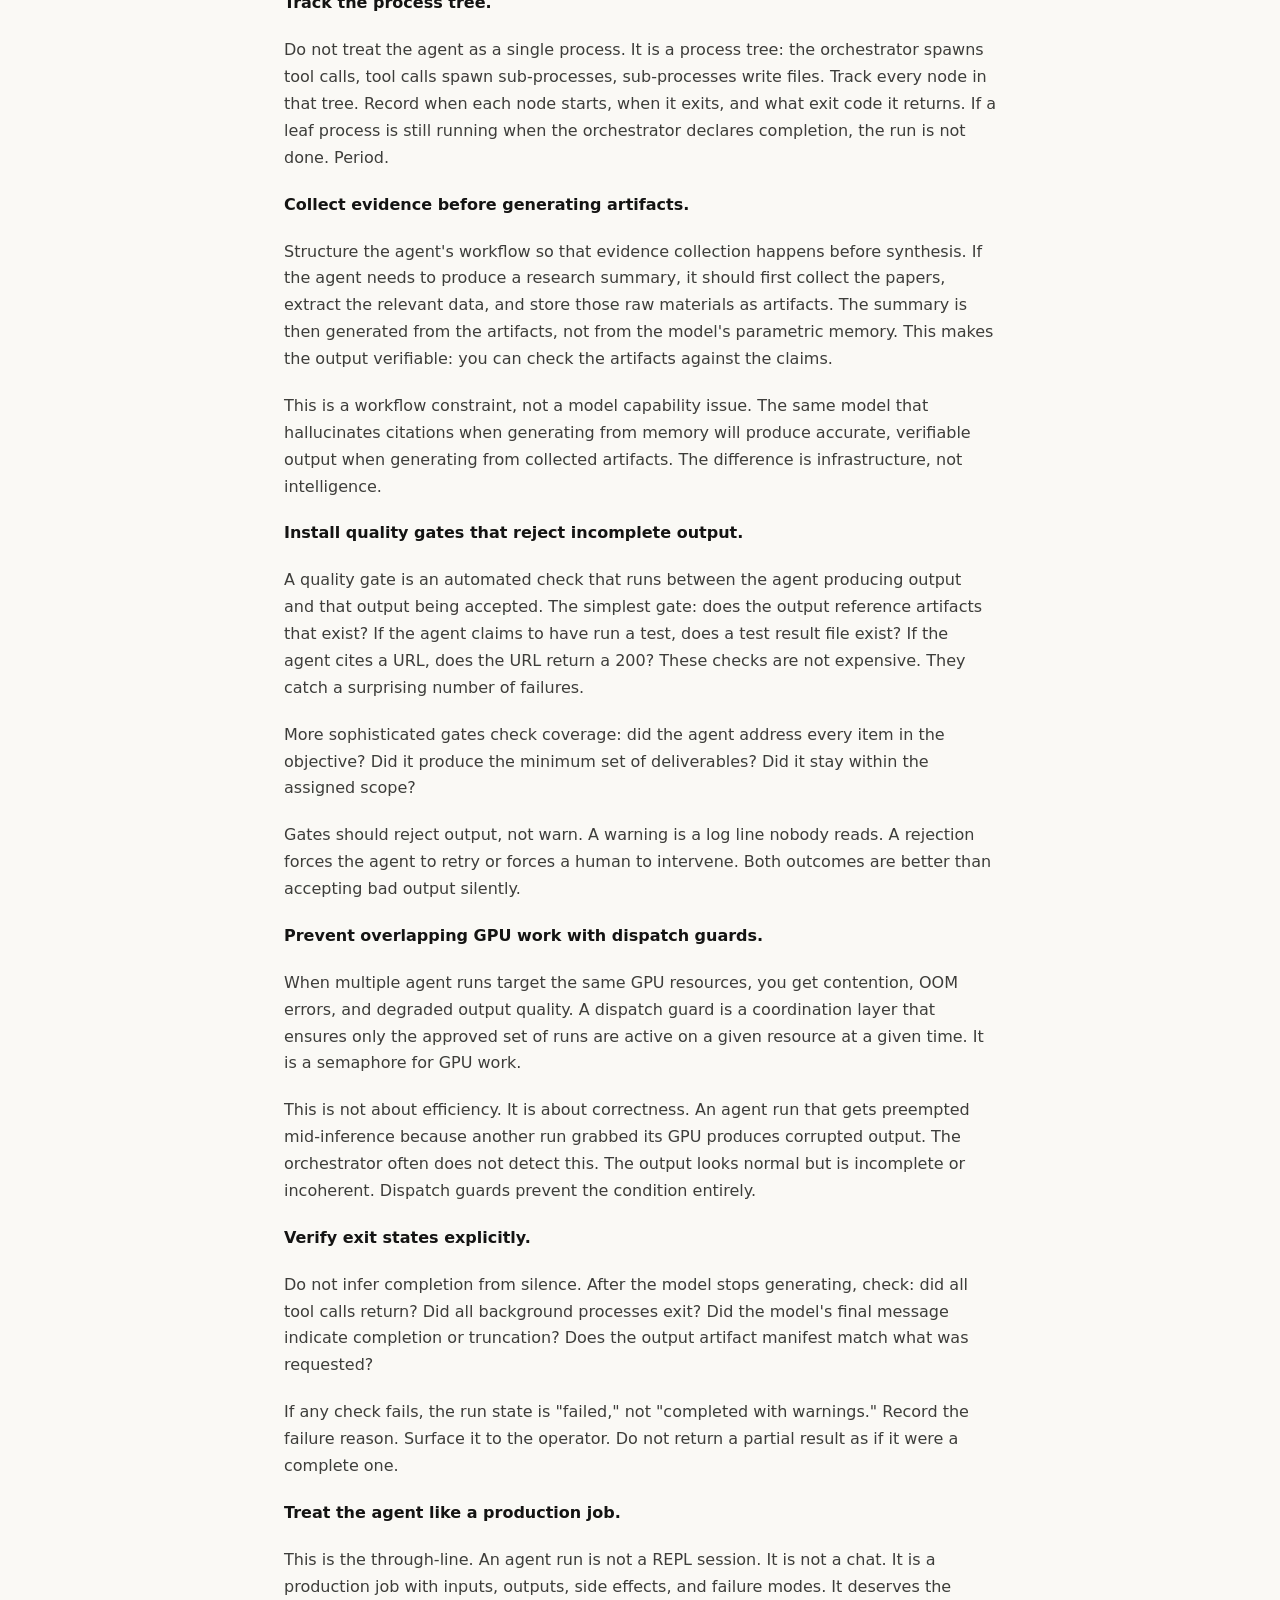
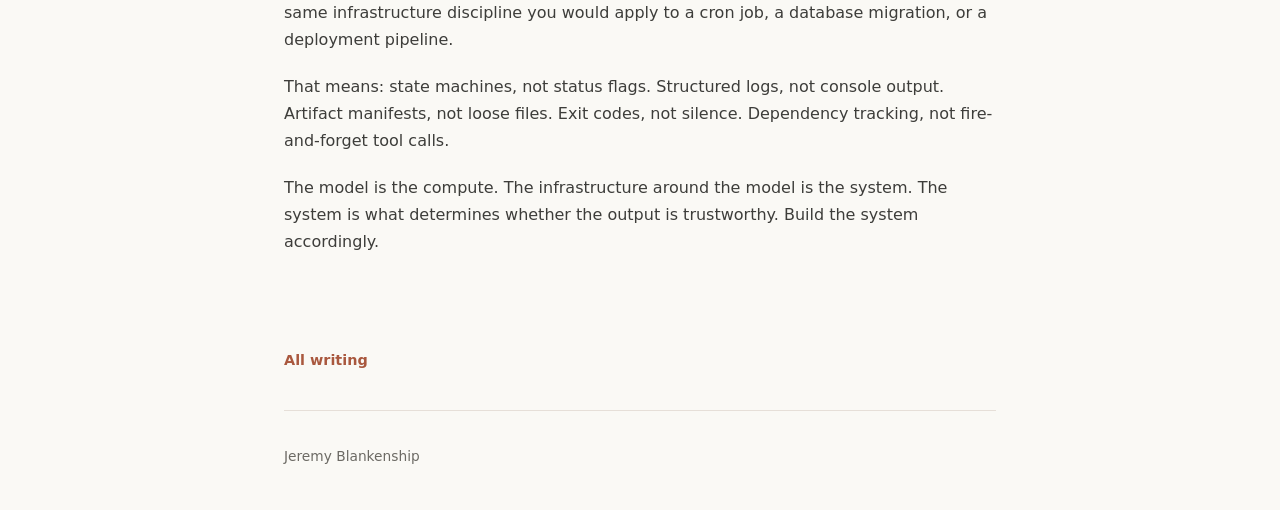
<file: writing/agent-run-not-done.html>
<!DOCTYPE html>
<html lang="en">
<head>
    <meta charset="UTF-8">
    <meta name="viewport" content="width=device-width, initial-scale=1.0">
    <title>An Agent Run Is Not Done When the Model Stops Talking — Jeremy Blankenship</title>
    <meta name="description" content="The gap between model silence and task completion is where most real-world agent failures live. What production infrastructure discipline looks like for autonomous AI systems.">
    <link rel="stylesheet" href="../styles.css">
</head>
<body>
    <div class="container">
        <nav>
            <a href="/">Jeremy Blankenship</a>
            <a href="/writing">Writing</a>
        </nav>

        <div class="article-header">
            <h1>An Agent Run Is Not Done When the Model Stops Talking</h1>
            <p class="meta">May 2026</p>
        </div>

        <div class="article-body">
            <h1>An Agent Run Is Not Done When the Model Stops Talking</h1>

<h2>The Problem</h2>

<p>You prompt an agent. It runs. Tokens stream out. It stops. You read the output. Done.</p>

<p>Except you have no idea if it's done.</p>

<p>When you run an AI agent on a real task, the model producing output is the easiest part. The hard part starts after the last token: did the agent actually finish the assigned work? Can you verify the output? Can you reproduce what led to the result? Can you tell what went wrong when it inevitably goes wrong?</p>

<p>Most agent frameworks treat the model's silence as a completion signal. The model stopped emitting tokens, so the run must be complete. This is the same as treating a process that hasn't crashed as one that succeeded. Production engineers know better. Agent builders should too.</p>

<blockquote><p>The gap between "the model stopped generating" and "the task is complete" is where most real-world agent failures live.</p></blockquote>

<h2>The Gap</h2>

<p>Current agent tools handle the running part well enough. Codex runs code in sandboxes. Claude Code edits files and runs tests. Devin opens a browser and clicks through workflows. These systems can start work, maintain context across turns, and produce artifacts.</p>

<p>What they don't answer:</p>

<ul>
<li>Is the run complete, or did the model just stop talking because it hit a context limit, encountered a tool error it couldn't recover from, or decided the task was "good enough"?</li>
<li>Did the agent drift from its objective? A research task that returns a summary of three papers when you asked for five is not complete. A code change that passes tests but ignores two of four acceptance criteria is not complete.</li>
<li>What evidence exists for the claims in the output? If the agent says "the API returns 404 for invalid IDs," can you find the HTTP log that proves it?</li>
<li>Can you reproduce what happened? Not approximately. Exactly. Same tools, same inputs, same sequence of decisions.</li>
</ul>

<p>These questions are not nice-to-haves for a monitoring dashboard. They are the difference between an agent system you can trust in production and one you have to babysit.</p>

<h2>The Infrastructure Analogy</h2>

<p>This problem was solved decades ago in a different domain.</p>

<p>Job schedulers in production systems do not just start work. They track completion. They capture exit codes. They preserve logs. They chain dependencies so downstream work only starts when upstream work finishes cleanly. They surface failures immediately. They allow operators to re-run, roll back, or inspect any job without guessing.</p>

<p>Cron, Airflow, Kubernetes Jobs, systemd: these systems share a discipline. They treat execution as a lifecycle with defined states. A job is pending, running, succeeded, failed, or timed out. The transitions between states are explicit. The data at each transition is captured.</p>

<p>Agent systems need the same discipline. The dominant pattern right now: start the model, stream tokens, check if the stop token fired, return the output string. No exit code. No structured state machine. No artifact manifest. The run either produced text or it didn't, and you figure out the rest.</p>

<p>Imagine running a production database migration this way. "The script printed 'done' so I assume it worked." No one would accept that. But that is exactly what we accept from agent runs that cost hundreds of dollars in compute and produce outputs people act on.</p>

<blockquote><p>An agent run is a production job. It needs production job infrastructure.</p></blockquote>

<h2>What "Done" Actually Means</h2>

<p>An agent run is done when you can answer four questions. All four. Not three of four. Not "probably" on any of them.</p>

<p><strong>1. Did the process exit cleanly?</strong></p>

<p>This is the floor. The model stopped generating tokens. Did it stop because it completed its reasoning, or because it hit a context window limit? Did a tool call time out? Did the inference server return an error that the orchestrator swallowed? Did the agent crash mid-execution and leave partial artifacts in your filesystem?</p>

<p>Production systems distinguish between exit code 0 and exit code 137. Agent systems need the same granularity. "The model stopped" is not an exit state. "The model completed its turn, all tool calls returned successfully, and the reasoning chain terminated with a completion signal" is an exit state.</p>

<p><strong>2. Did the output match the objective?</strong></p>

<p>This is harder than it sounds because objectives are often underspecified. But even with a well-specified objective, agents redefine "done" on the fly. You ask for a security audit of ten endpoints. The agent audits seven, declares the remaining three "out of scope," and returns. The run completed cleanly. The objective was not met.</p>

<p>You need a verification step that compares the output against the original objective, not against whatever the agent decided the objective was after three rounds of tool calls. This can be as simple as a checklist or as rigorous as a test suite. The point is that it exists and runs automatically.</p>

<p><strong>3. Is there evidence supporting the claims?</strong></p>

<p>Agents make claims. "This function is unused." "The API latency improved by 40%." "No regressions were introduced." These claims are sometimes correct. They are sometimes hallucinated. Without evidence, you cannot tell the difference.</p>

<p>Evidence means artifacts: logs, citations, test results, diffs, URLs, timestamps. Not more text from the model. The agent should collect and attach these artifacts before synthesizing its output. If the agent claims a function is unused, the artifact is the grep result showing zero call sites. If the agent claims latency improved, the artifact is the benchmark output with before and after numbers.</p>

<p>Output without evidence is an opinion. Production systems do not ship on opinions.</p>

<p><strong>4. Can someone else reproduce or audit what happened?</strong></p>

<p>Reproducibility requires a record of what the agent did: which tools it called, what inputs it provided, what outputs it received, what decisions it made at each step, and what the environment looked like at each point. This is a trace, not a summary.</p>

<p>Auditing requires that the trace is stored, indexed, and queryable after the fact. Not in a log file you grep manually. In a structured format that lets you answer: "What happened at step 14 and why?"</p>

<p>Without reproducibility, you cannot debug. Without auditability, you cannot trust. These are not theoretical concerns. They show up the first time an agent run produces a wrong answer that someone acts on.</p>

<h2>The Cost of Not Knowing</h2>

<p>The costs compound. They do not appear one at a time.</p>

<p>Silent failures. An agent drifts from its objective, completes a different task, and returns output that looks correct at a glance. No one catches it because the run reported success. The drift is only discovered days later when someone depends on the output and it does not cover what they need.</p>

<p>Orphaned processes. The model stops generating, but a background tool call is still running. The orchestrator considers the run complete. The background process finishes, writes a file, and that file sits undiscovered until it conflicts with a later run. The original run is long gone from the logs. No way to trace the orphan back to its parent.</p>

<p>Overconfident outputs with no provenance. The agent produces a detailed analysis. It cites sources, references data, and draws conclusions. None of the citations are real. The data was hallucinated. But the output reads well, so it gets pasted into a document and circulated. Provenance tracking, where each claim links to a verifiable artifact, prevents this. Most agent systems do not have it.</p>

<p>GPU time burned on unverifiable work. An agent runs for thirty minutes on a GPU. It produces output that cannot be verified because there is no trace, no evidence, and no structured state record. You have an expensive text file and no way to determine if it is correct. This is not sustainable at scale.</p>

<p>Erosion of trust. Every silent failure, every hallucinated citation, every orphaned process makes people trust agent output less. Not the model. The output. The work product. When people stop trusting the output, they start re-doing the work manually to verify it. The agent becomes an expense that buys you nothing: you run it, then you redo its work. Trust, once lost in production systems, takes a long time to rebuild.</p>

<h2>What to Do</h2>

<p>The following steps are not aspirational. They are things I have implemented, in some form, for every agent system I have put into production use.</p>

<p><strong>Track the process tree.</strong></p>

<p>Do not treat the agent as a single process. It is a process tree: the orchestrator spawns tool calls, tool calls spawn sub-processes, sub-processes write files. Track every node in that tree. Record when each node starts, when it exits, and what exit code it returns. If a leaf process is still running when the orchestrator declares completion, the run is not done. Period.</p>

<p><strong>Collect evidence before generating artifacts.</strong></p>

<p>Structure the agent's workflow so that evidence collection happens before synthesis. If the agent needs to produce a research summary, it should first collect the papers, extract the relevant data, and store those raw materials as artifacts. The summary is then generated from the artifacts, not from the model's parametric memory. This makes the output verifiable: you can check the artifacts against the claims.</p>

<p>This is a workflow constraint, not a model capability issue. The same model that hallucinates citations when generating from memory will produce accurate, verifiable output when generating from collected artifacts. The difference is infrastructure, not intelligence.</p>

<p><strong>Install quality gates that reject incomplete output.</strong></p>

<p>A quality gate is an automated check that runs between the agent producing output and that output being accepted. The simplest gate: does the output reference artifacts that exist? If the agent claims to have run a test, does a test result file exist? If the agent cites a URL, does the URL return a 200? These checks are not expensive. They catch a surprising number of failures.</p>

<p>More sophisticated gates check coverage: did the agent address every item in the objective? Did it produce the minimum set of deliverables? Did it stay within the assigned scope?</p>

<p>Gates should reject output, not warn. A warning is a log line nobody reads. A rejection forces the agent to retry or forces a human to intervene. Both outcomes are better than accepting bad output silently.</p>

<p><strong>Prevent overlapping GPU work with dispatch guards.</strong></p>

<p>When multiple agent runs target the same GPU resources, you get contention, OOM errors, and degraded output quality. A dispatch guard is a coordination layer that ensures only the approved set of runs are active on a given resource at a given time. It is a semaphore for GPU work.</p>

<p>This is not about efficiency. It is about correctness. An agent run that gets preempted mid-inference because another run grabbed its GPU produces corrupted output. The orchestrator often does not detect this. The output looks normal but is incomplete or incoherent. Dispatch guards prevent the condition entirely.</p>

<p><strong>Verify exit states explicitly.</strong></p>

<p>Do not infer completion from silence. After the model stops generating, check: did all tool calls return? Did all background processes exit? Did the model's final message indicate completion or truncation? Does the output artifact manifest match what was requested?</p>

<p>If any check fails, the run state is "failed," not "completed with warnings." Record the failure reason. Surface it to the operator. Do not return a partial result as if it were a complete one.</p>

<p><strong>Treat the agent like a production job.</strong></p>

<p>This is the through-line. An agent run is not a REPL session. It is not a chat. It is a production job with inputs, outputs, side effects, and failure modes. It deserves the same infrastructure discipline you would apply to a cron job, a database migration, or a deployment pipeline.</p>

<p>That means: state machines, not status flags. Structured logs, not console output. Artifact manifests, not loose files. Exit codes, not silence. Dependency tracking, not fire-and-forget tool calls.</p>

<p>The model is the compute. The infrastructure around the model is the system. The system is what determines whether the output is trustworthy. Build the system accordingly.</p>

        </div>

        <div class="back">
            <a href="/writing">All writing</a>
        </div>

        <footer>
            Jeremy Blankenship
        </footer>
    </div>
</body>
</html>
</file>
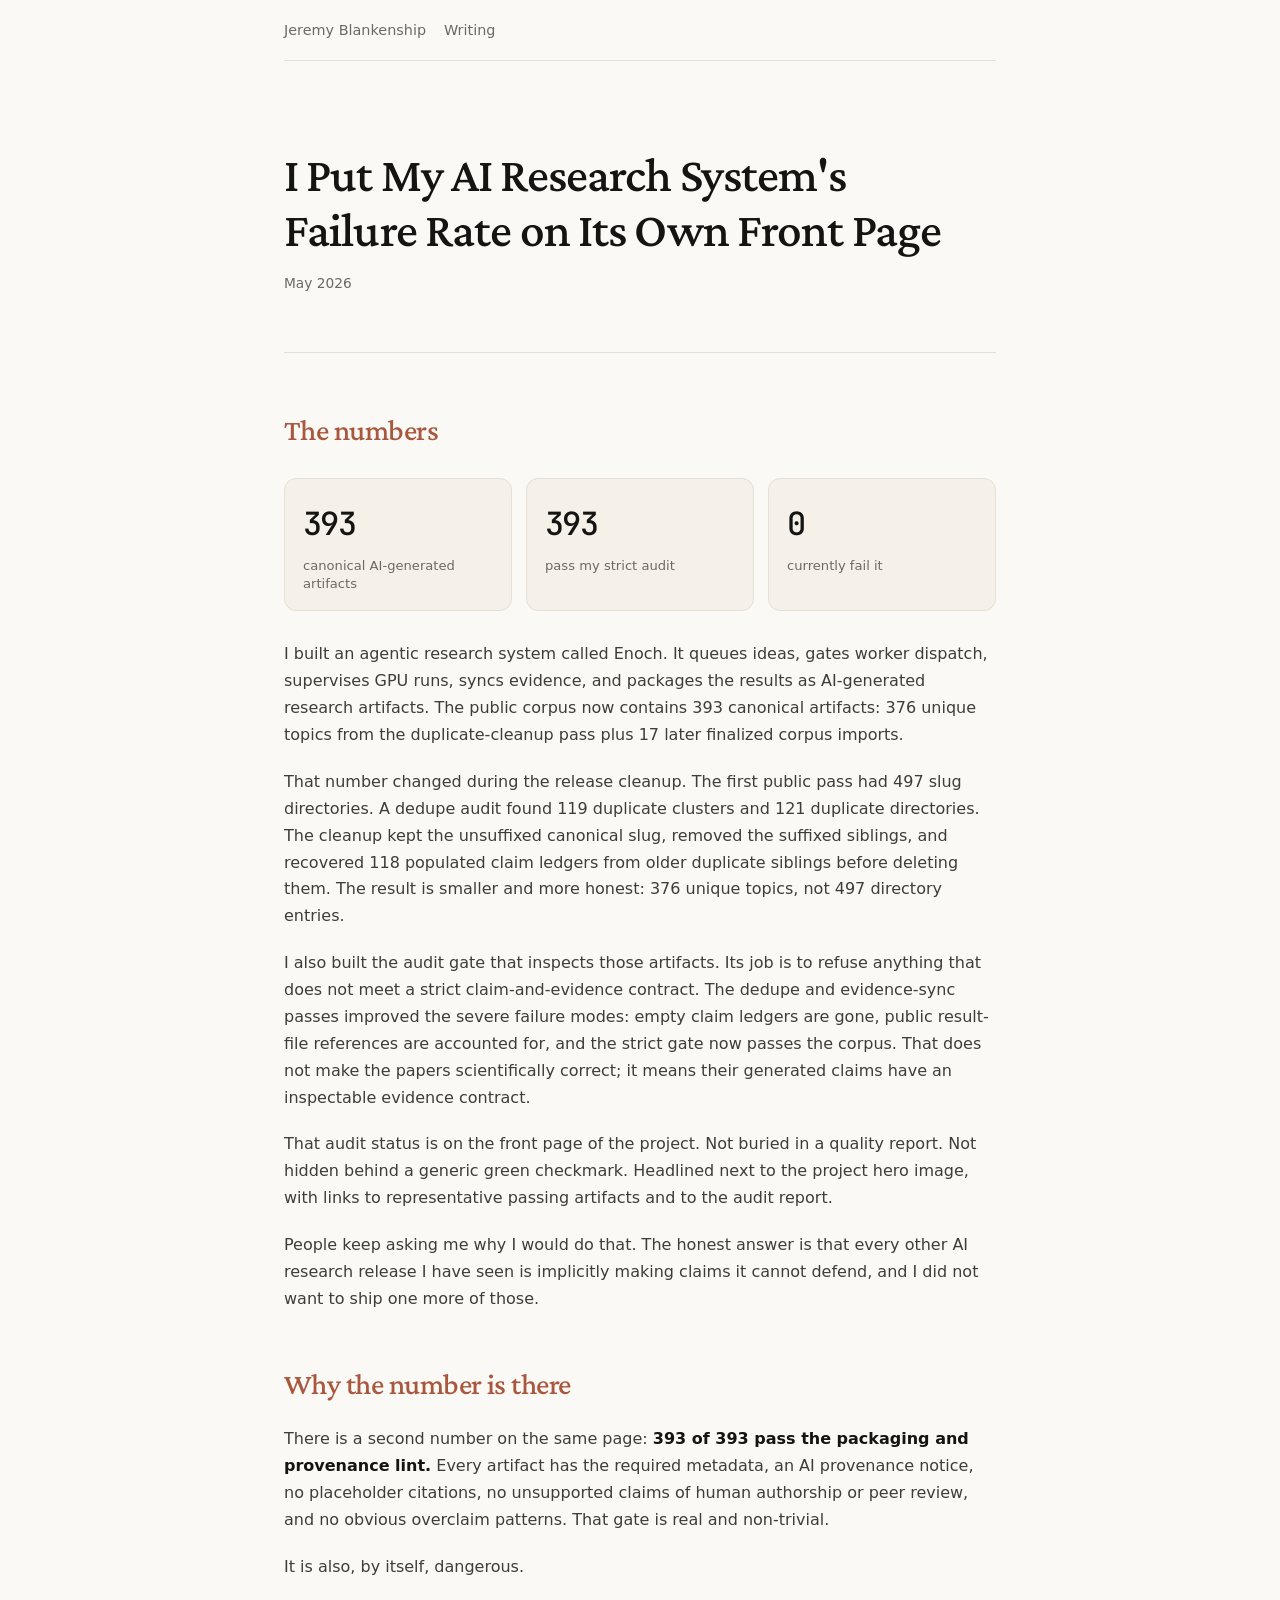
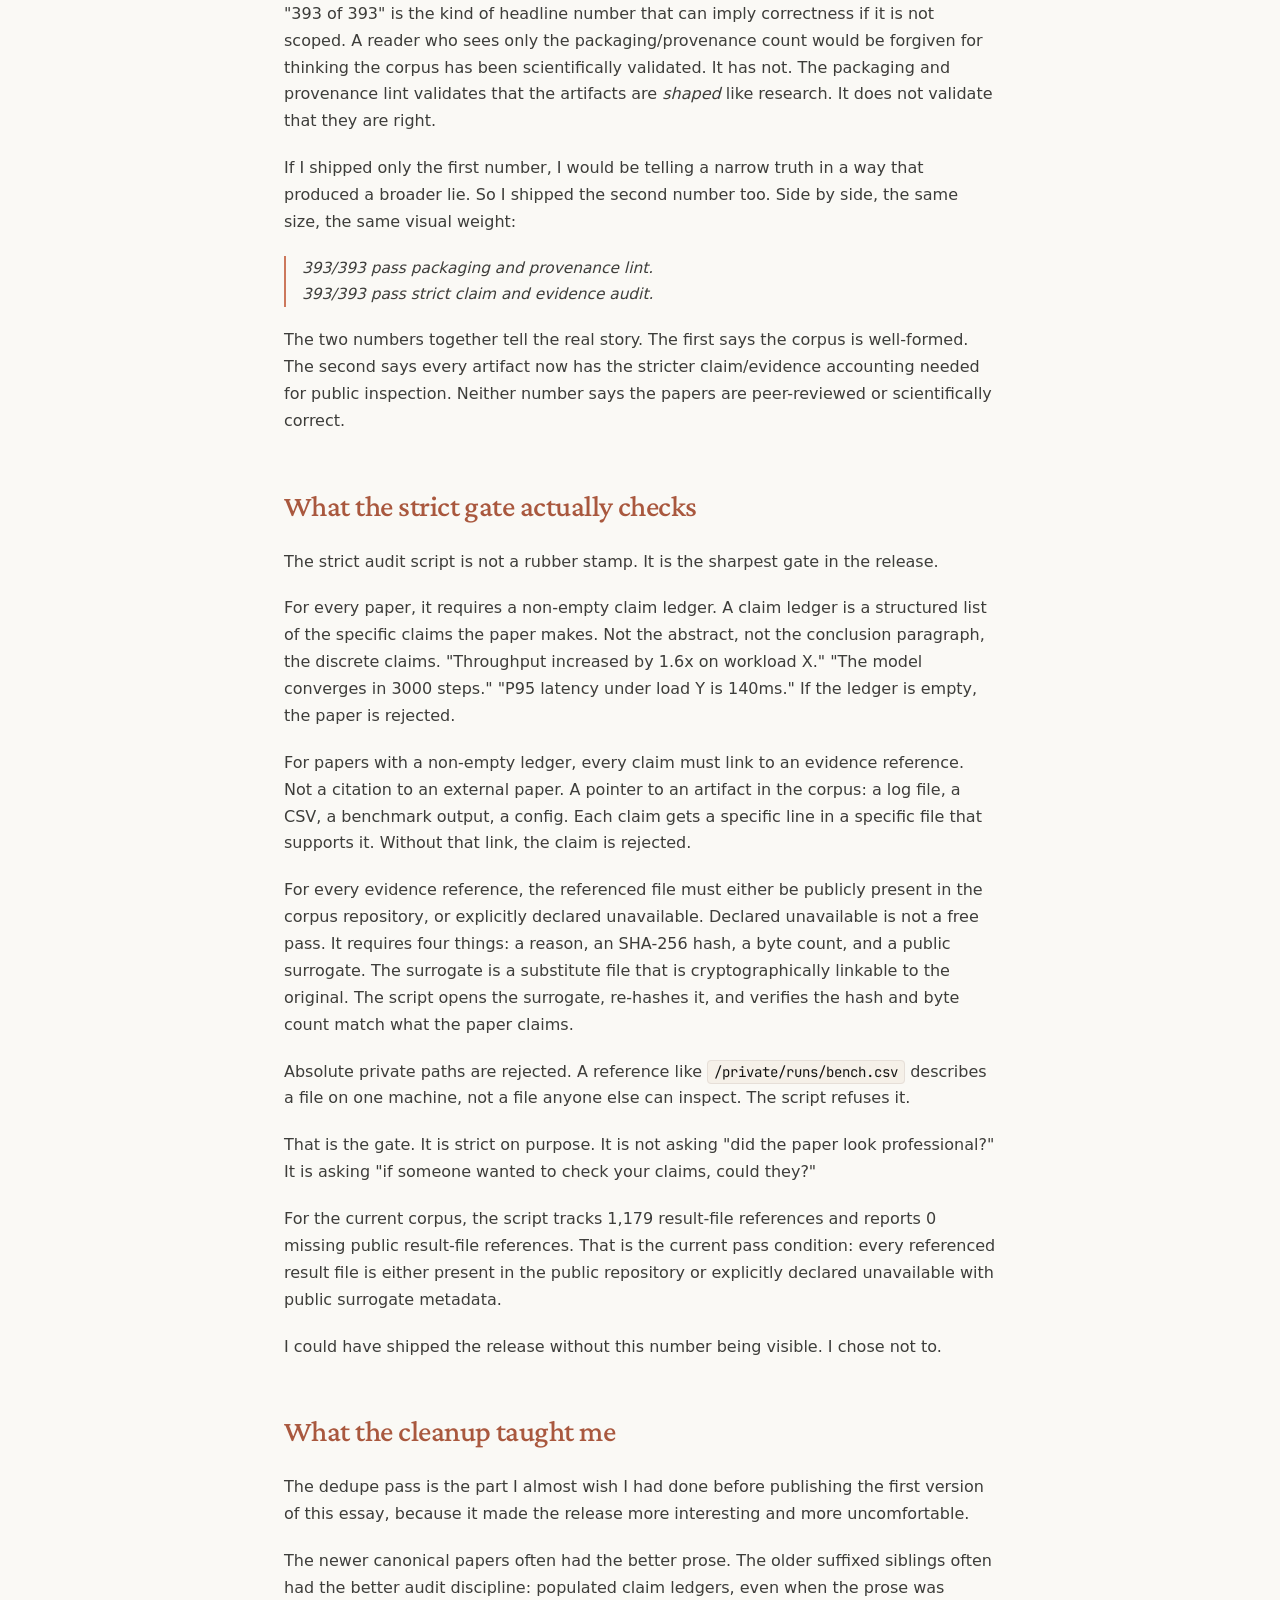
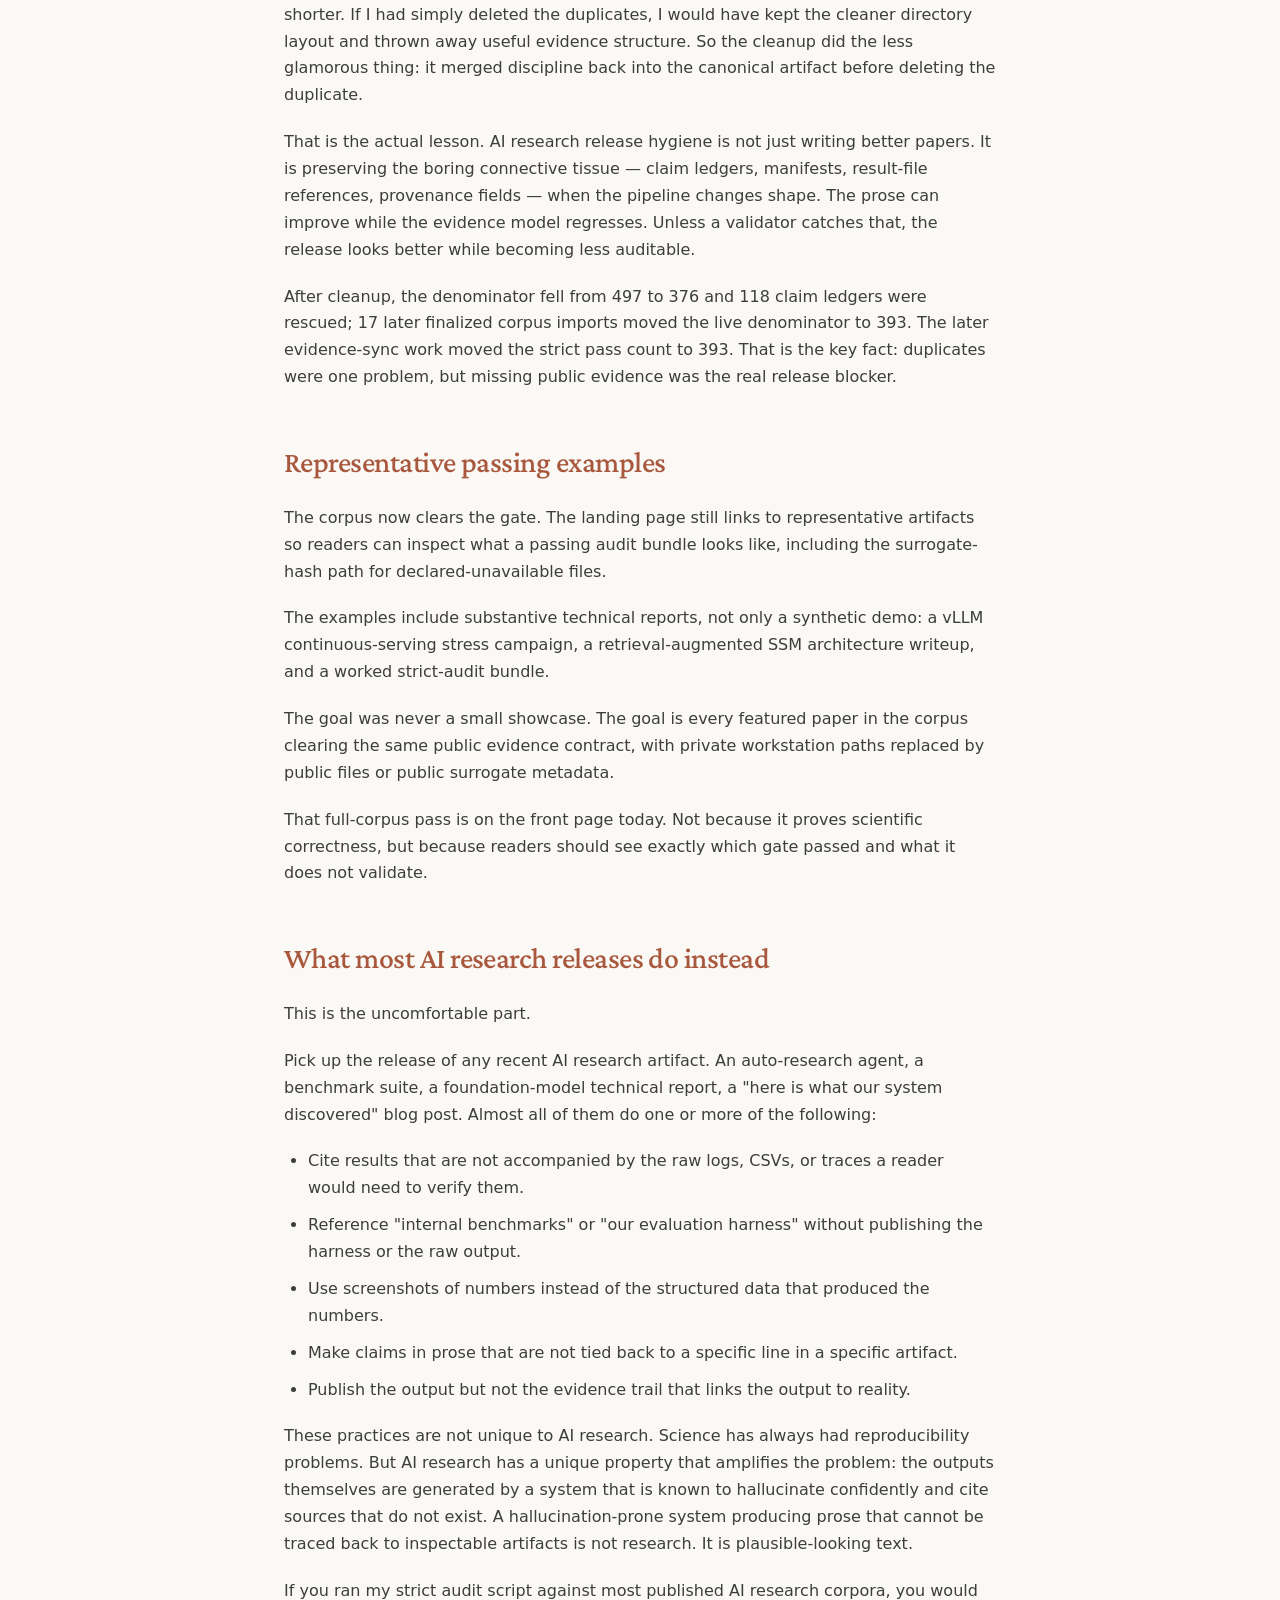
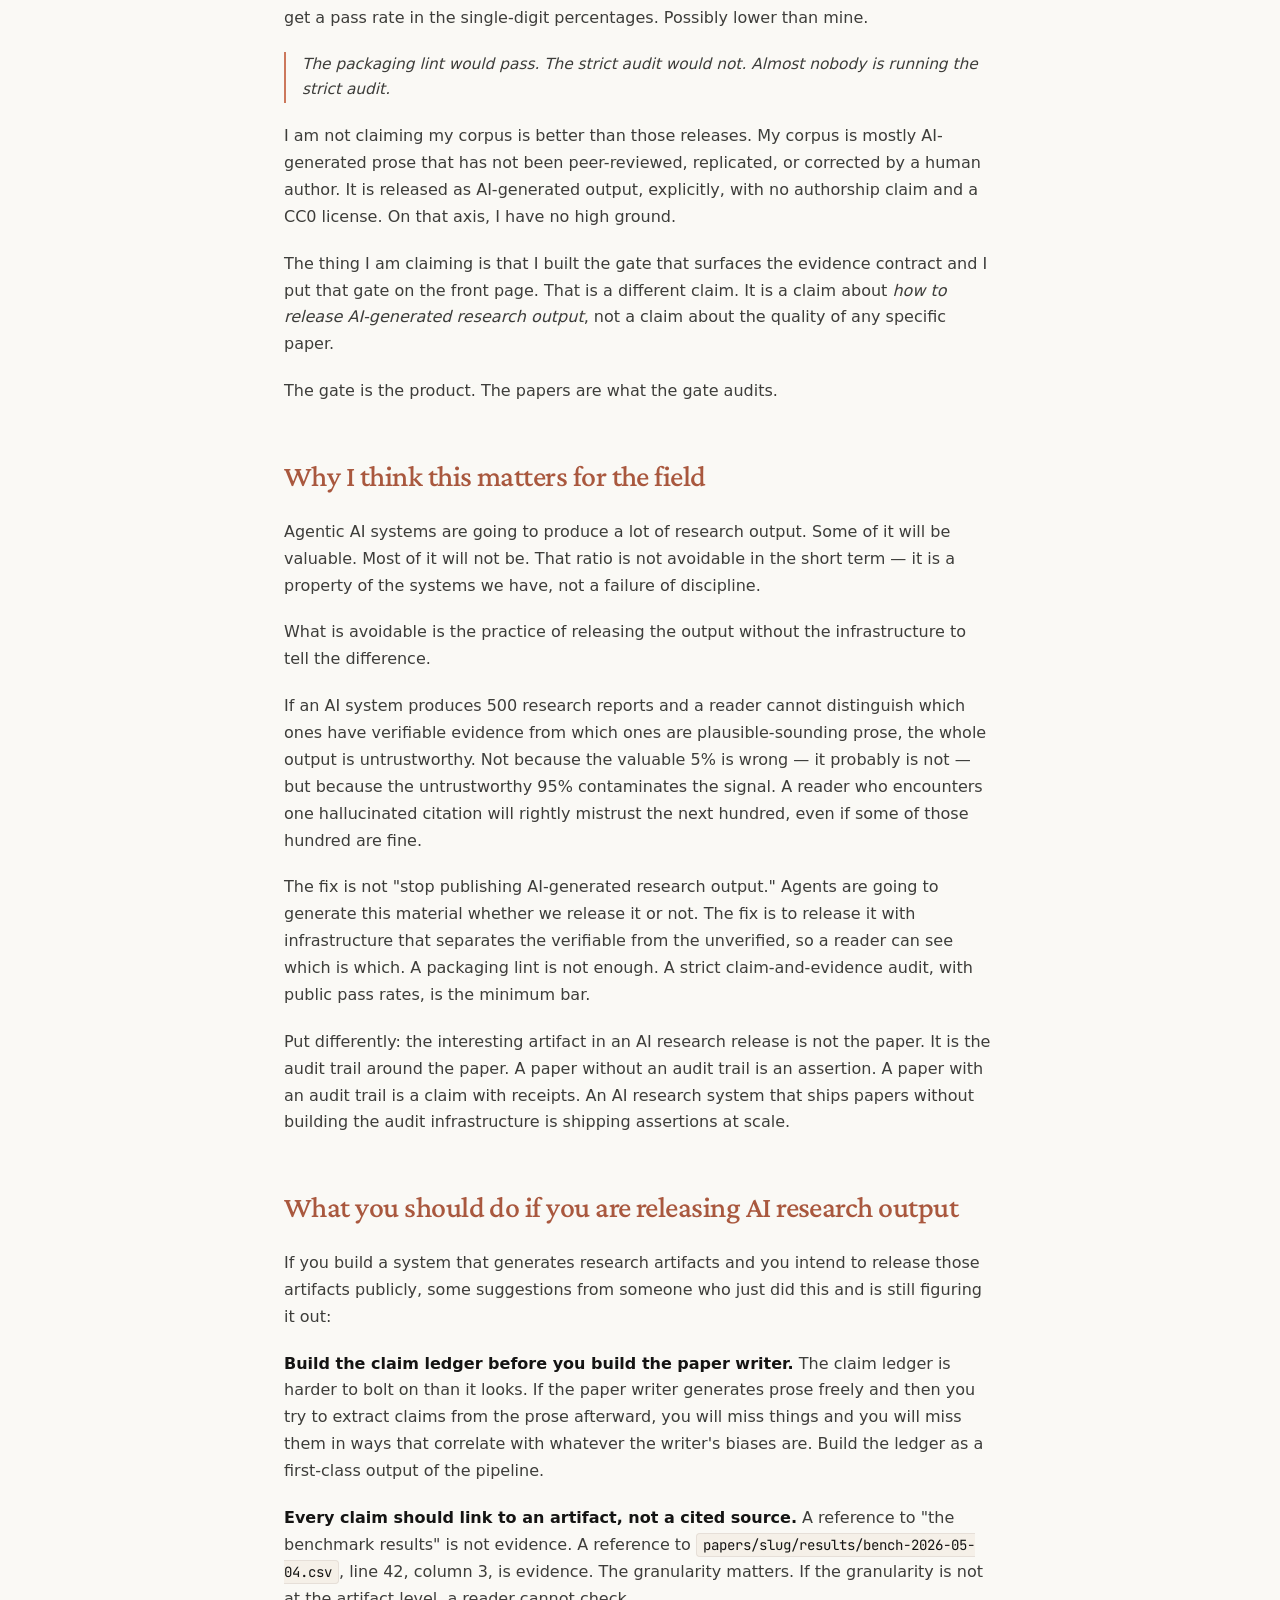
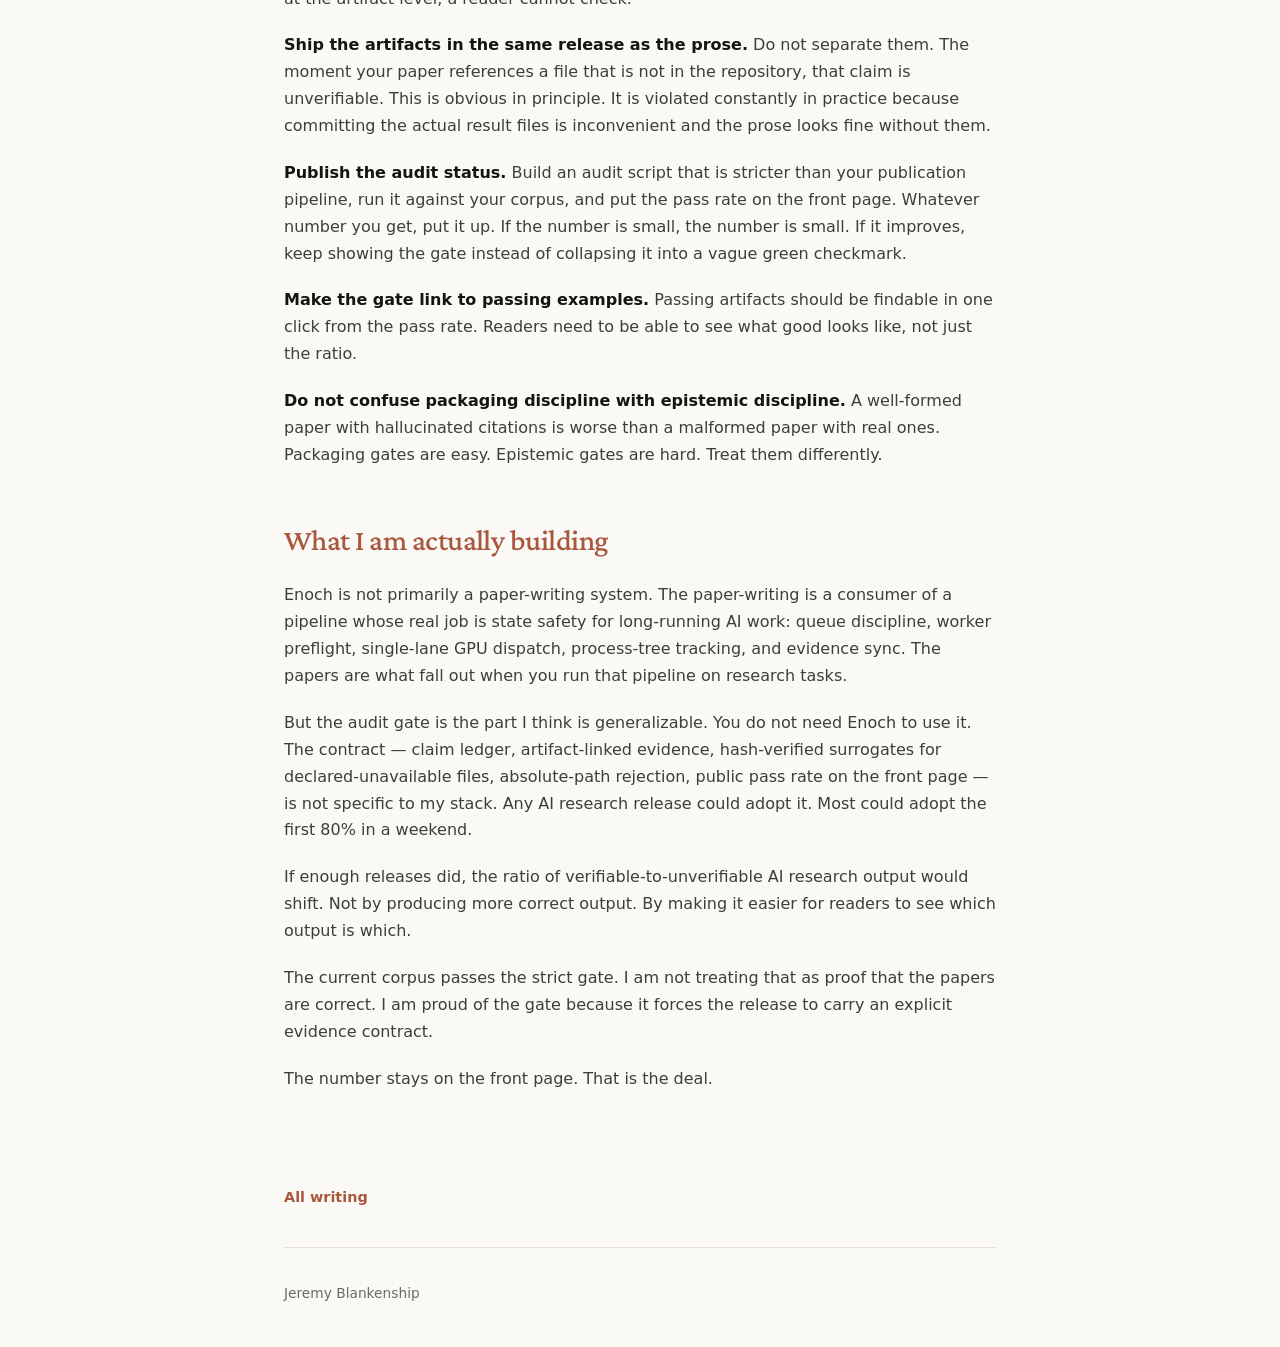
<file: writing/ai-research-failure-rate.html>
<!DOCTYPE html>
<html lang="en">
<head>
    <meta charset="UTF-8">
    <meta name="viewport" content="width=device-width, initial-scale=1.0">
    <title>I Put My AI Research System's Failure Rate on Its Own Front Page — Jeremy Blankenship</title>
    <meta name="description" content="I built an AI research system that publishes 393 canonical artifacts after duplicate cleanup and later corpus imports. Its strict audit gate now passes the corpus, and I still headline the gate instead of hiding it behind a green checkmark.">
    <meta property="og:title" content="I Put My AI Research System's Failure Rate on Its Own Front Page">
    <meta property="og:description" content="393 canonical AI-generated artifacts. 393 pass the strict claim/evidence audit. Here is why the audit gate belongs on the front page.">
    <meta property="og:type" content="article">
    <meta name="twitter:card" content="summary_large_image">
    <link rel="stylesheet" href="../styles.css">
</head>
<body>
    <div class="container">
        <nav>
            <a href="/">Jeremy Blankenship</a>
            <a href="/writing">Writing</a>
        </nav>

        <div class="article-header">
            <h1>I Put My AI Research System's Failure Rate on Its Own Front Page</h1>
            <p class="meta">May 2026</p>
        </div>

        <div class="article-body">

<h2>The numbers</h2>

<div class="numbers">
    <div class="num"><span class="value">393</span><span class="label">canonical AI-generated artifacts</span></div>
    <div class="num"><span class="value">393</span><span class="label">pass my strict audit</span></div>
    <div class="num"><span class="value">0</span><span class="label">currently fail it</span></div>
</div>

<p>I built an agentic research system called Enoch. It queues ideas, gates worker dispatch, supervises GPU runs, syncs evidence, and packages the results as AI-generated research artifacts. The public corpus now contains 393 canonical artifacts: 376 unique topics from the duplicate-cleanup pass plus 17 later finalized corpus imports.</p>

<p>That number changed during the release cleanup. The first public pass had 497 slug directories. A dedupe audit found 119 duplicate clusters and 121 duplicate directories. The cleanup kept the unsuffixed canonical slug, removed the suffixed siblings, and recovered 118 populated claim ledgers from older duplicate siblings before deleting them. The result is smaller and more honest: 376 unique topics, not 497 directory entries.</p>

<p>I also built the audit gate that inspects those artifacts. Its job is to refuse anything that does not meet a strict claim-and-evidence contract. The dedupe and evidence-sync passes improved the severe failure modes: empty claim ledgers are gone, public result-file references are accounted for, and the strict gate now passes the corpus. That does not make the papers scientifically correct; it means their generated claims have an inspectable evidence contract.</p>

<p>That audit status is on the front page of the project. Not buried in a quality report. Not hidden behind a generic green checkmark. Headlined next to the project hero image, with links to representative passing artifacts and to the audit report.</p>

<p>People keep asking me why I would do that. The honest answer is that every other AI research release I have seen is implicitly making claims it cannot defend, and I did not want to ship one more of those.</p>

<h2>Why the number is there</h2>

<p>There is a second number on the same page: <strong>393 of 393 pass the packaging and provenance lint.</strong> Every artifact has the required metadata, an AI provenance notice, no placeholder citations, no unsupported claims of human authorship or peer review, and no obvious overclaim patterns. That gate is real and non-trivial.</p>

<p>It is also, by itself, dangerous.</p>

<p>"393 of 393" is the kind of headline number that can imply correctness if it is not scoped. A reader who sees only the packaging/provenance count would be forgiven for thinking the corpus has been scientifically validated. It has not. The packaging and provenance lint validates that the artifacts are <em>shaped</em> like research. It does not validate that they are right.</p>

<p>If I shipped only the first number, I would be telling a narrow truth in a way that produced a broader lie. So I shipped the second number too. Side by side, the same size, the same visual weight:</p>

<blockquote><p>393/393 pass packaging and provenance lint.<br>393/393 pass strict claim and evidence audit.</p></blockquote>

<p>The two numbers together tell the real story. The first says the corpus is well-formed. The second says every artifact now has the stricter claim/evidence accounting needed for public inspection. Neither number says the papers are peer-reviewed or scientifically correct.</p>

<h2>What the strict gate actually checks</h2>

<p>The strict audit script is not a rubber stamp. It is the sharpest gate in the release.</p>

<p>For every paper, it requires a non-empty claim ledger. A claim ledger is a structured list of the specific claims the paper makes. Not the abstract, not the conclusion paragraph, the discrete claims. "Throughput increased by 1.6x on workload X." "The model converges in 3000 steps." "P95 latency under load Y is 140ms." If the ledger is empty, the paper is rejected.</p>

<p>For papers with a non-empty ledger, every claim must link to an evidence reference. Not a citation to an external paper. A pointer to an artifact in the corpus: a log file, a CSV, a benchmark output, a config. Each claim gets a specific line in a specific file that supports it. Without that link, the claim is rejected.</p>

<p>For every evidence reference, the referenced file must either be publicly present in the corpus repository, or explicitly declared unavailable. Declared unavailable is not a free pass. It requires four things: a reason, an SHA-256 hash, a byte count, and a public surrogate. The surrogate is a substitute file that is cryptographically linkable to the original. The script opens the surrogate, re-hashes it, and verifies the hash and byte count match what the paper claims.</p>

<p>Absolute private paths are rejected. A reference like <code>/private/runs/bench.csv</code> describes a file on one machine, not a file anyone else can inspect. The script refuses it.</p>

<p>That is the gate. It is strict on purpose. It is not asking "did the paper look professional?" It is asking "if someone wanted to check your claims, could they?"</p>

<p>For the current corpus, the script tracks 1,179 result-file references and reports 0 missing public result-file references. That is the current pass condition: every referenced result file is either present in the public repository or explicitly declared unavailable with public surrogate metadata.</p>

<p>I could have shipped the release without this number being visible. I chose not to.</p>

<h2>What the cleanup taught me</h2>

<p>The dedupe pass is the part I almost wish I had done before publishing the first version of this essay, because it made the release more interesting and more uncomfortable.</p>

<p>The newer canonical papers often had the better prose. The older suffixed siblings often had the better audit discipline: populated claim ledgers, even when the prose was shorter. If I had simply deleted the duplicates, I would have kept the cleaner directory layout and thrown away useful evidence structure. So the cleanup did the less glamorous thing: it merged discipline back into the canonical artifact before deleting the duplicate.</p>

<p>That is the actual lesson. AI research release hygiene is not just writing better papers. It is preserving the boring connective tissue — claim ledgers, manifests, result-file references, provenance fields — when the pipeline changes shape. The prose can improve while the evidence model regresses. Unless a validator catches that, the release looks better while becoming less auditable.</p>

<p>After cleanup, the denominator fell from 497 to 376 and 118 claim ledgers were rescued; 17 later finalized corpus imports moved the live denominator to 393. The later evidence-sync work moved the strict pass count to 393. That is the key fact: duplicates were one problem, but missing public evidence was the real release blocker.</p>

<h2>Representative passing examples</h2>

<p>The corpus now clears the gate. The landing page still links to representative artifacts so readers can inspect what a passing audit bundle looks like, including the surrogate-hash path for declared-unavailable files.</p>

<p>The examples include substantive technical reports, not only a synthetic demo: a vLLM continuous-serving stress campaign, a retrieval-augmented SSM architecture writeup, and a worked strict-audit bundle.</p>

<p>The goal was never a small showcase. The goal is every featured paper in the corpus clearing the same public evidence contract, with private workstation paths replaced by public files or public surrogate metadata.</p>

<p>That full-corpus pass is on the front page today. Not because it proves scientific correctness, but because readers should see exactly which gate passed and what it does not validate.</p>

<h2>What most AI research releases do instead</h2>

<p>This is the uncomfortable part.</p>

<p>Pick up the release of any recent AI research artifact. An auto-research agent, a benchmark suite, a foundation-model technical report, a "here is what our system discovered" blog post. Almost all of them do one or more of the following:</p>

<ul>
<li>Cite results that are not accompanied by the raw logs, CSVs, or traces a reader would need to verify them.</li>
<li>Reference "internal benchmarks" or "our evaluation harness" without publishing the harness or the raw output.</li>
<li>Use screenshots of numbers instead of the structured data that produced the numbers.</li>
<li>Make claims in prose that are not tied back to a specific line in a specific artifact.</li>
<li>Publish the output but not the evidence trail that links the output to reality.</li>
</ul>

<p>These practices are not unique to AI research. Science has always had reproducibility problems. But AI research has a unique property that amplifies the problem: the outputs themselves are generated by a system that is known to hallucinate confidently and cite sources that do not exist. A hallucination-prone system producing prose that cannot be traced back to inspectable artifacts is not research. It is plausible-looking text.</p>

<p>If you ran my strict audit script against most published AI research corpora, you would get a pass rate in the single-digit percentages. Possibly lower than mine.</p>

<blockquote><p>The packaging lint would pass. The strict audit would not. Almost nobody is running the strict audit.</p></blockquote>

<p>I am not claiming my corpus is better than those releases. My corpus is mostly AI-generated prose that has not been peer-reviewed, replicated, or corrected by a human author. It is released as AI-generated output, explicitly, with no authorship claim and a CC0 license. On that axis, I have no high ground.</p>

<p>The thing I am claiming is that I built the gate that surfaces the evidence contract and I put that gate on the front page. That is a different claim. It is a claim about <em>how to release AI-generated research output</em>, not a claim about the quality of any specific paper.</p>

<p>The gate is the product. The papers are what the gate audits.</p>

<h2>Why I think this matters for the field</h2>

<p>Agentic AI systems are going to produce a lot of research output. Some of it will be valuable. Most of it will not be. That ratio is not avoidable in the short term — it is a property of the systems we have, not a failure of discipline.</p>

<p>What is avoidable is the practice of releasing the output without the infrastructure to tell the difference.</p>

<p>If an AI system produces 500 research reports and a reader cannot distinguish which ones have verifiable evidence from which ones are plausible-sounding prose, the whole output is untrustworthy. Not because the valuable 5% is wrong — it probably is not — but because the untrustworthy 95% contaminates the signal. A reader who encounters one hallucinated citation will rightly mistrust the next hundred, even if some of those hundred are fine.</p>

<p>The fix is not "stop publishing AI-generated research output." Agents are going to generate this material whether we release it or not. The fix is to release it with infrastructure that separates the verifiable from the unverified, so a reader can see which is which. A packaging lint is not enough. A strict claim-and-evidence audit, with public pass rates, is the minimum bar.</p>

<p>Put differently: the interesting artifact in an AI research release is not the paper. It is the audit trail around the paper. A paper without an audit trail is an assertion. A paper with an audit trail is a claim with receipts. An AI research system that ships papers without building the audit infrastructure is shipping assertions at scale.</p>

<h2>What you should do if you are releasing AI research output</h2>

<p>If you build a system that generates research artifacts and you intend to release those artifacts publicly, some suggestions from someone who just did this and is still figuring it out:</p>

<p><strong>Build the claim ledger before you build the paper writer.</strong> The claim ledger is harder to bolt on than it looks. If the paper writer generates prose freely and then you try to extract claims from the prose afterward, you will miss things and you will miss them in ways that correlate with whatever the writer's biases are. Build the ledger as a first-class output of the pipeline.</p>

<p><strong>Every claim should link to an artifact, not a cited source.</strong> A reference to "the benchmark results" is not evidence. A reference to <code>papers/slug/results/bench-2026-05-04.csv</code>, line 42, column 3, is evidence. The granularity matters. If the granularity is not at the artifact level, a reader cannot check.</p>

<p><strong>Ship the artifacts in the same release as the prose.</strong> Do not separate them. The moment your paper references a file that is not in the repository, that claim is unverifiable. This is obvious in principle. It is violated constantly in practice because committing the actual result files is inconvenient and the prose looks fine without them.</p>

<p><strong>Publish the audit status.</strong> Build an audit script that is stricter than your publication pipeline, run it against your corpus, and put the pass rate on the front page. Whatever number you get, put it up. If the number is small, the number is small. If it improves, keep showing the gate instead of collapsing it into a vague green checkmark.</p>

<p><strong>Make the gate link to passing examples.</strong> Passing artifacts should be findable in one click from the pass rate. Readers need to be able to see what good looks like, not just the ratio.</p>

<p><strong>Do not confuse packaging discipline with epistemic discipline.</strong> A well-formed paper with hallucinated citations is worse than a malformed paper with real ones. Packaging gates are easy. Epistemic gates are hard. Treat them differently.</p>

<h2>What I am actually building</h2>

<p>Enoch is not primarily a paper-writing system. The paper-writing is a consumer of a pipeline whose real job is state safety for long-running AI work: queue discipline, worker preflight, single-lane GPU dispatch, process-tree tracking, and evidence sync. The papers are what fall out when you run that pipeline on research tasks.</p>

<p>But the audit gate is the part I think is generalizable. You do not need Enoch to use it. The contract — claim ledger, artifact-linked evidence, hash-verified surrogates for declared-unavailable files, absolute-path rejection, public pass rate on the front page — is not specific to my stack. Any AI research release could adopt it. Most could adopt the first 80% in a weekend.</p>

<p>If enough releases did, the ratio of verifiable-to-unverifiable AI research output would shift. Not by producing more correct output. By making it easier for readers to see which output is which.</p>

<p>The current corpus passes the strict gate. I am not treating that as proof that the papers are correct. I am proud of the gate because it forces the release to carry an explicit evidence contract.</p>

<p>The number stays on the front page. That is the deal.</p>

        </div>

        <div class="back">
            <a href="/writing">All writing</a>
        </div>

        <footer>
            Jeremy Blankenship
        </footer>
    </div>
</body>
</html>
</file>
<file: styles.css>
@import url('https://fonts.googleapis.com/css2?family=Crimson+Pro:wght@400;520;600;700&family=JetBrains+Mono:wght@400;500&display=swap');

:root {
  color-scheme: light;
  --canvas: #faf9f5;
  --surface: #f5f0e8;
  --card: #efe9de;
  --ink: #141413;
  --body: #3d3d3a;
  --muted: #6c6a64;
  --hairline: #e6dfd8;
  --hairline-strong: #d8cec0;
  --primary: #cc785c;
  --primary-active: #a9583e;
  --dark: #181715;
  --on-dark: #faf9f5;
}
* { margin: 0; padding: 0; box-sizing: border-box; }
html { scroll-behavior: smooth; }
body { background: var(--canvas); color: var(--body); font-family: Aptos, Avenir Next, Segoe UI, ui-sans-serif, system-ui, -apple-system, sans-serif; font-weight: 400; line-height: 1.68; font-size: 16px; -webkit-font-smoothing: antialiased; overflow-x: hidden; }
a { color: var(--primary-active); text-decoration: none; }
a:hover { text-decoration: underline; text-underline-offset: .22em; }
.container { max-width: 760px; margin: 0 auto; padding: 0 24px; }
nav { padding: 18px 0; border-bottom: 1px solid var(--hairline); display: flex; align-items: center; gap: 18px; flex-wrap: wrap; }
nav a { color: var(--muted); text-decoration: none; font-size: .9rem; font-weight: 500; }
nav a:hover { color: var(--ink); text-decoration: none; }
nav a.active { color: var(--primary-active); }
.hero, .page-header, .article-header { padding: clamp(52px, 8vw, 86px) 0 clamp(36px, 6vw, 56px); border-bottom: 1px solid var(--hairline); }
.hero h1, .page-header h1, .article-header h1, h2, .project h3, .lab-item h3, .article-entry h2, .article-stub h2 { font-family: 'Crimson Pro', Tiempos Headline, Georgia, serif; color: var(--ink); font-weight: 520; letter-spacing: -.018em; text-wrap: balance; }
.hero h1 { font-size: clamp(2.25rem, 5vw, 3.3rem); line-height: 1.12; margin-bottom: 22px; }
.hero h1 .accent, .accent { color: var(--primary-active); }
.hero .bridge, .page-header .subtitle { font-size: 1.05rem; color: var(--body); max-width: 620px; margin-bottom: 16px; }
.hero .location, .meta { font-size: .86rem; color: var(--muted); }
section { padding: clamp(44px, 7vw, 66px) 0; border-bottom: 1px solid var(--hairline); }
section:last-of-type { border-bottom: none; }
h2 { font-size: clamp(1.45rem, 3vw, 1.85rem); color: var(--primary-active); margin-bottom: 28px; }
.project, .lab-item, .article-entry, .article-stub, .numbers .num { background: var(--surface); border: 1px solid var(--hairline); border-radius: 12px; transition: border-color .18s ease, transform .18s ease; }
.project:hover, .lab-item:hover, .article-entry:hover { border-color: rgba(204,120,92,.45); transform: translateY(-1px); }
.project { padding: clamp(24px, 4vw, 36px); margin-bottom: 22px; }
.project h3, .article-entry h2 { font-size: 1.42rem; margin-bottom: 8px; }
.project .tagline, .lab-item .tagline, .focus-label { color: var(--primary-active); font-size: .9rem; font-weight: 600; margin-bottom: 14px; display: block; }
.project p, .lab-item p, p, li { color: var(--body); }
.project p { margin-bottom: 16px; }
.project .insight, blockquote { border-left: 2px solid var(--primary); padding-left: 16px; margin: 20px 0; color: var(--muted); font-style: italic; font-size: .96rem; }
.component-grid { display: grid; grid-template-columns: 1fr; gap: 1px; margin: 20px 0; border: 1px solid var(--hairline); border-radius: 9px; overflow: hidden; background: var(--hairline); }
.component-row { display: grid; grid-template-columns: 160px 1fr; background: var(--canvas); }
.component-name { padding: 10px 14px; font-size: .82rem; font-weight: 700; color: var(--primary-active); border-right: 1px solid var(--hairline); white-space: nowrap; }
.component-desc { padding: 10px 14px; font-size: .84rem; color: var(--muted); }
.project-links, .contact-links { margin-top: 20px; display: flex; flex-wrap: wrap; gap: 14px; }
.project-links a, .contact-links a, .back a { color: var(--primary-active); font-size: .9rem; font-weight: 600; }
.project-links a::after { content: ' →'; }
.lab-grid { display: grid; grid-template-columns: 1fr; gap: 16px; }
.lab-item { padding: 22px 26px; }
.lab-item h3 { font-size: 1.16rem; margin-bottom: 4px; }
.lab-item p, .article-entry .excerpt, .article-stub .excerpt { font-size: .94rem; color: var(--body); line-height: 1.62; }
.lab-item .detail, .focus-desc, .disclaimer { color: var(--muted); font-size: .9rem; }
.focus-grid, .experience-list { display: grid; gap: 14px; }
.focus-item { border-top: 1px solid var(--hairline); padding-top: 14px; }
footer { padding: 34px 0 42px; color: var(--muted); font-size: .86rem; border-top: 1px solid var(--hairline); }
.page-header h1, .article-header h1 { font-size: clamp(2.05rem, 5vw, 3.05rem); line-height: 1.12; margin-bottom: 16px; }
.article-list { padding: clamp(36px, 6vw, 52px) 0; }
.article-entry { padding: clamp(24px, 4vw, 34px); margin-bottom: 22px; display: block; color: inherit; }
.article-entry:hover { text-decoration: none; }
.article-entry .meta, .article-stub .meta { color: var(--muted); font-size: .8rem; margin-bottom: 12px; }
.article-stub { padding: 24px 30px; margin-bottom: 22px; border-style: dashed; background: transparent; }
.article-stub h2 { font-size: 1.18rem; color: var(--muted); margin-bottom: 8px; }
.article-stub .meta { text-transform: uppercase; letter-spacing: .06em; }
.article-body { padding: clamp(36px, 6vw, 52px) 0 clamp(54px, 8vw, 72px); }
.article-body h1 { display: none; }
.article-body h2 { margin-top: 46px; margin-bottom: 18px; }
.article-body h2:first-child { margin-top: 0; }
.article-body p { margin-bottom: 20px; }
.article-body ul { margin-bottom: 20px; padding-left: 24px; }
.article-body li { margin-bottom: 10px; }
.article-body strong { font-weight: 700; color: var(--ink); }
.article-body code { font-family: 'JetBrains Mono', ui-monospace, monospace; font-size: .88em; color: var(--ink); background: var(--surface); padding: 2px 6px; border-radius: 4px; border: 1px solid var(--hairline); }
.article-body pre { background: var(--dark); color: var(--on-dark); border: 1px solid #2a2824; border-radius: 10px; padding: 18px; overflow-x: auto; margin: 24px 0; }
.article-body pre code { background: transparent; border: 0; color: var(--on-dark); padding: 0; }
.numbers { display: grid; grid-template-columns: repeat(3, minmax(0, 1fr)); gap: 14px; margin: 24px 0 30px; }
.num { padding: 18px; }
.value { display: block; color: var(--ink); font-family: 'JetBrains Mono', ui-monospace, monospace; font-size: clamp(1.5rem, 4vw, 2rem); font-weight: 500; letter-spacing: -.05em; }
.label { display: block; color: var(--muted); font-size: .82rem; line-height: 1.35; margin-top: 6px; }
.back { padding: 0 0 36px; }
@media (max-width: 620px) {
  .container { padding: 0 20px; }
  nav { gap: 14px; }
  .hero, .page-header, .article-header { padding-top: 42px; }
  .hero h1, .page-header h1, .article-header h1 { font-size: clamp(2rem, 10vw, 2.55rem); }
  .component-row { grid-template-columns: 1fr; }
  .component-name { border-right: 0; border-bottom: 1px solid var(--hairline); }
  .numbers { grid-template-columns: 1fr; }
  .project-links, .contact-links { display: grid; grid-template-columns: 1fr; }
}

@media (prefers-color-scheme: dark) {
  :root {
    color-scheme: dark;
    --canvas: #181715;
    --surface: #252320;
    --card: #1f1e1b;
    --ink: #faf9f5;
    --body: #ddd6cb;
    --muted: #a09d96;
    --hairline: rgba(250, 249, 245, .14);
    --hairline-strong: rgba(250, 249, 245, .22);
    --primary: #d88468;
    --primary-active: #f2b29a;
    --dark: #100f0e;
    --on-dark: #faf9f5;
  }
  body { background: radial-gradient(circle at 16% 0%, rgba(216,132,104,.16), transparent 28rem), linear-gradient(180deg, #1d1b18, var(--canvas) 56%, #141311); }
  .project, .lab-item, .article-entry, .article-stub, .numbers .num { background: rgba(37,35,32,.82); }
  .article-stub { background: transparent; }
  .component-grid { background: var(--hairline); }
  .component-row { background: rgba(31,30,27,.9); }
  .article-body code { background: rgba(37,35,32,.95); }
  .article-body pre { background: #100f0e; }
}
</file>
